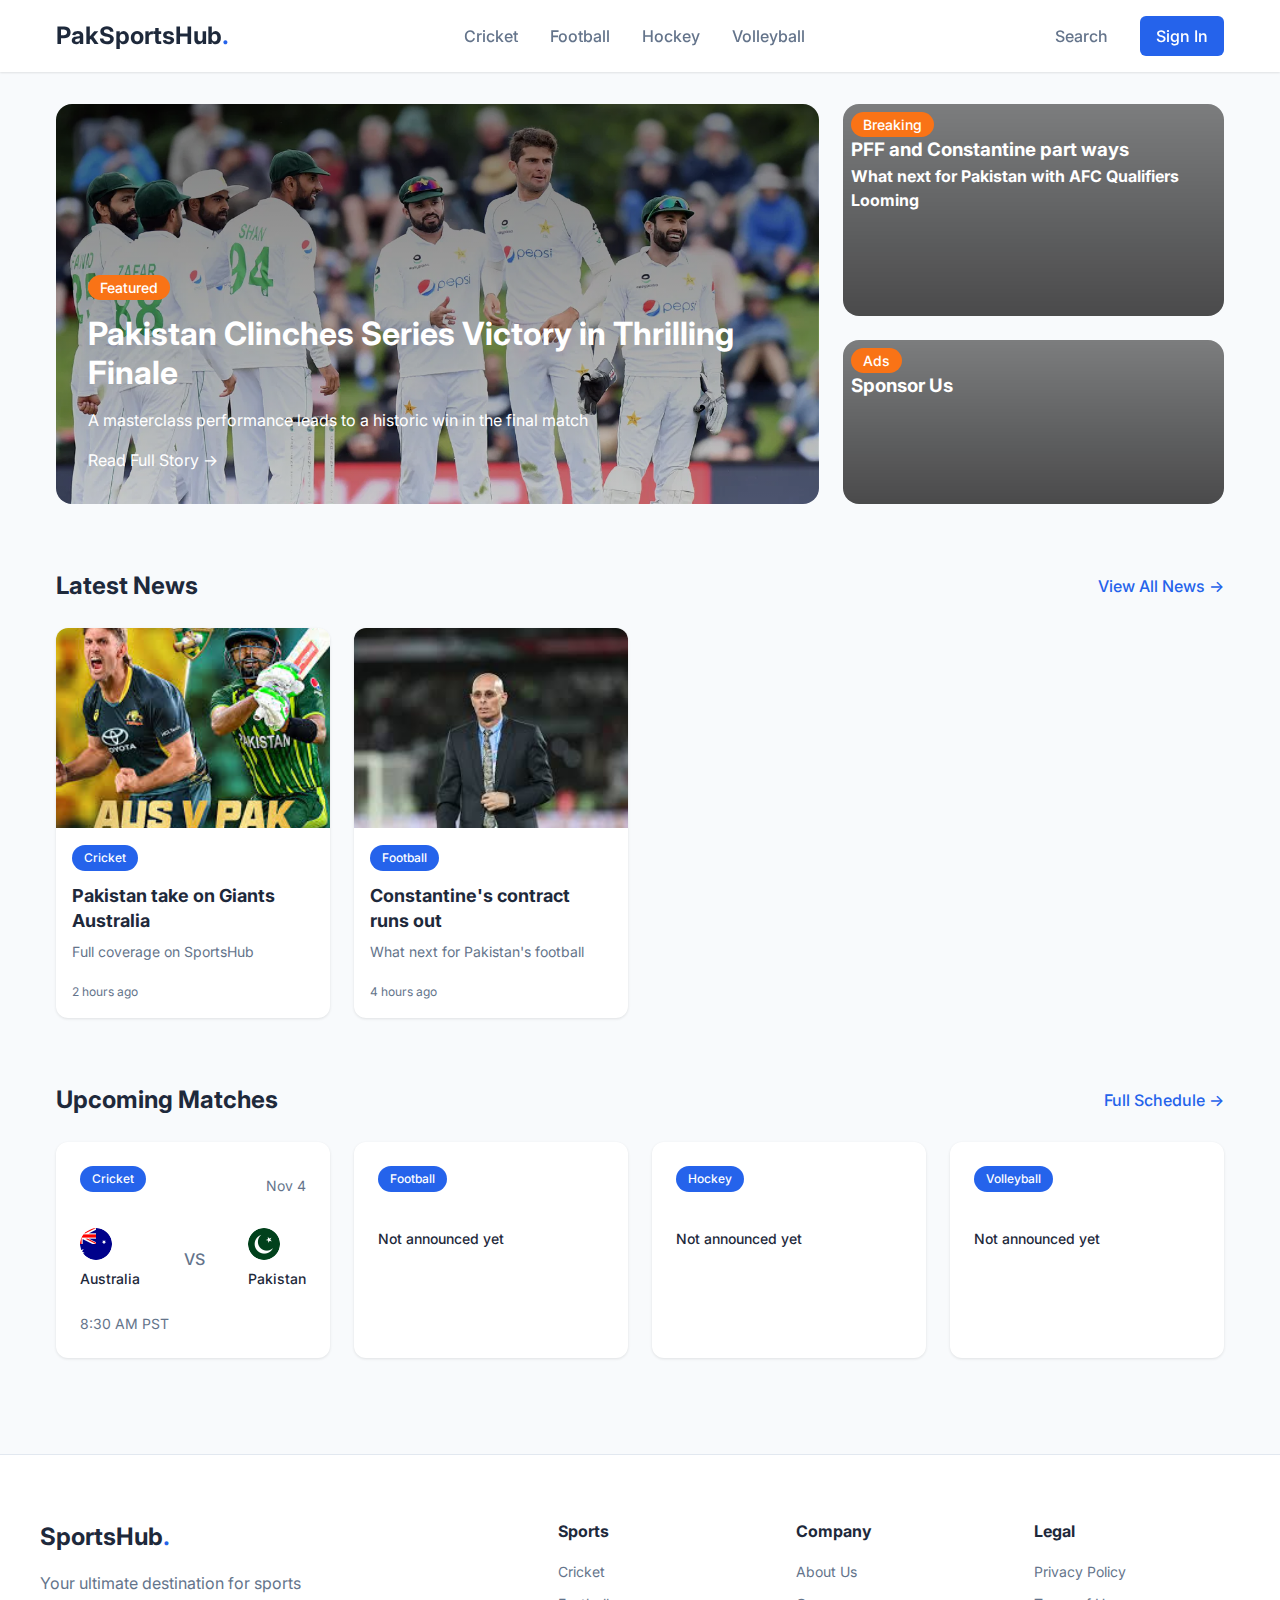
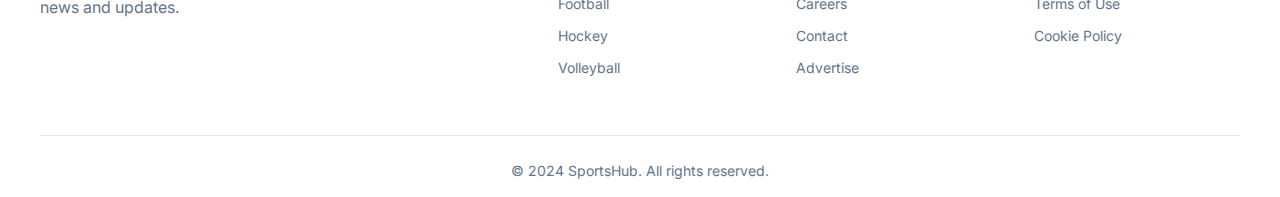
<file: index.html>
<!DOCTYPE html>
<html lang="en">
<head>
    <meta charset="UTF-8">
    <meta name="viewport" content="width=device-width, initial-scale=1.0">
    <title>SportsHub - Your Ultimate Sports Destination</title>
    <link rel="stylesheet" href="styles.css">
    <!-- Add Google Fonts -->
    <link href="https://fonts.googleapis.com/css2?family=Inter:wght@400;500;600;700&display=swap" rel="stylesheet">
</head>
<body>
    <header>
        <nav class="navbar">
            <div class="nav-container">
                <a href="index.html" class="logo">
                    PakSportsHub<span class="logo-dot">.</span>
                </a>
                <ul class="nav-links">
                    <li><a href='cricket.html'>Cricket</a></li>
                    <li><a href="football.html">Football</a></li>
                    <li><a href="hockey.html">Hockey</a></li>
                    <li><a href="volleyball.html">Volleyball</a></li>
                </ul>
                <div class="nav-buttons">
                    <a href="/search" class="search-btn">Search</a>
                    <a href="login.html" class="login-btn">Sign In</a>
                </div>
            </div>
        </nav>
    </header>

    <main>
        <!-- Hero Section -->
        <section class="hero-section">
            <div class="hero-grid">
                <div class="main-feature">
                    <div class="feature-content">
                        <span class="feature-tag">Featured</span>
                        <h1>Pakistan Clinches Series Victory in Thrilling Finale</h1>
                        <p>A masterclass performance leads to a historic win in the final match</p>
                        <a href="#" class="read-more">Read Full Story →</a>
                    </div>
                </div>
                <div class="secondary-features">
                    <div class="feature-card">
                        <span class="feature-tag">Breaking</span>
                        <h3>PFF and Constantine part ways</h3>
                        <h4>What next for Pakistan with AFC Qualifiers Looming</h4>
                    </div>
                    <div class="feature-card">
                        <span class="feature-tag">Ads</span>
                        <h3>Sponsor Us</h3>
                    </div>
                </div>
            </div>
        </section>

        <!-- Latest News Section -->
        <section class="news-section">
            <div class="section-header">
                <h2>Latest News</h2>
                <a href="#" class="view-all">View All News →</a>
            </div>
            <div class="news-grid">
                <article class="news-card">
                    <div class="news-image cricket"></div>
                    <div class="news-content">
                        <span class="sport-tag">Cricket</span>
                        <h3>Pakistan take on Giants Australia</h3>
                        <p>Full coverage on SportsHub</p>
                        <time>2 hours ago</time>
                    </div>
                </article>
                <article class="news-card">
                    <div class="news-image football"></div>
                    <div class="news-content">
                        <span class="sport-tag">Football</span>
                        <h3>Constantine's contract runs out</h3>
                        <p>What next for Pakistan's football</p>
                        <time>4 hours ago</time>
                    </div>
                <!--</article>
                <article class="news-card">
                    <div class="news-image hockey"></div>
                    <div class="news-content">
                        <span class="sport-tag">Hockey</span>
                        <h3>National Championship Highlights</h3>
                        <p>Key moments from the championship matches...</p>
                        <time>6 hours ago</time>
                    </div>
                </article>
                <article class="news-card">
                    <div class="news-image volleyball"></div>
                    <div class="news-content">
                        <span class="sport-tag">Volleyball</span>
                        <h3>International League Final Results</h3>
                        <p>Complete coverage of the championship game...</p>
                        <time>8 hours ago</time>
                    </div>
                </article>-->
            </div>
        </section>

        <!-- Upcoming Matches Section -->
        <section class="matches-section">
            <div class="section-header">
                <h2>Upcoming Matches</h2>
                <a href="#" class="view-all">Full Schedule →</a>
            </div>
            <div class="matches-grid">
                <div class="match-card">
                    <div class="match-header">
                        <span class="sport-tag">Cricket</span>
                        <span class="match-date">Nov 4</span>
                    </div>
                    <div class="teams">
                        <div class="team">
                            <img src="flags\australia.png" alt="AUS" class="team-flag">
                            <span>Australia</span>
                        </div>
                        <span class="vs">VS</span>
                        <div class="team">
                            <img src="flags\pakistan.png" alt="PAK" class="team-flag">
                            <span>Pakistan</span>
                        </div>
                    </div>
                    <div class="match-footer">
                        <span class="match-time">8:30 AM PST</span>
                    </div>
                </div>

                <div class="match-card">
                    <div class="match-header">
                        <span class="sport-tag">Football</span>
                        <span class="match-date"></span>
                    </div>
                    <div class="teams">
                        <div class="team">
                            <!--<img src="" alt="" class="team-flag">*/-->
                            <span>Not announced yet</span>
                        </div>
                        <span class="vs"></span>
                        <div class="team">
                            <!--<img src="" alt="" class="team-flag">-->
                            <span></span>
                        </div>
                    </div>
                    <div class="match-footer">
                        <span class="match-time"></span>
                    </div>
                </div>

                <div class="match-card">
                    <div class="match-header">
                        <span class="sport-tag">Hockey</span>
                        <span class="match-date"></span>
                    </div>
                    <div class="teams">
                        <div class="team">
                            <!--<img src="/api/placeholder/32/32" alt="AUS" class="team-flag">-->
                            <span>Not announced yet</span>
                        </div>
                        <span class="vs"></span>
                        <div class="team">
                            <!--<img src="/api/placeholder/32/32" alt="NED" class="team-flag">-->
                            <span></span>
                        </div>
                    </div>
                    <div class="match-footer">
                        <span class="match-time"></span>
                    </div>
                </div>

                <div class="match-card">
                    <div class="match-header">
                        <span class="sport-tag">Volleyball</span>
                        <span class="match-date"></span>
                    </div>
                    <div class="teams">
                        <div class="team">
                            <!--<img src="/api/placeholder/32/32" alt="BRA" class="team-flag">-->
                            <span>Not announced yet</span>
                        </div>
                        <span class="vs"></span>
                        <div class="team">
                            <!--<img src="/api/placeholder/32/32" alt="POL" class="team-flag">-->
                            <span></span>
                        </div>
                    </div>
                    <div class="match-footer">
                        <span class="match-time"></span>
                    </div>
                </div>
            </div>
        </section>
    </main>

    <footer class="site-footer">
        <div class="footer-content">
            <div class="footer-brand">
                <h3>SportsHub<span class="logo-dot">.</span></h3>
                <p>Your ultimate destination for sports news and updates.</p>
            </div>
            <div class="footer-links">
                <div class="link-column">
                    <h4>Sports</h4>
                    <ul>
                        <li><a href="cricket.html">Cricket</a></li>
                        <li><a href="football.html">Football</a></li>
                        <li><a href="hockey.html">Hockey</a></li>
                        <li><a href="volleyball.html">Volleyball</a></li>
                    </ul>
                </div>
                <div class="link-column">
                    <h4>Company</h4>
                    <ul>
                        <li><a href="#">About Us</a></li>
                        <li><a href="#">Careers</a></li>
                        <li><a href="#">Contact</a></li>
                        <li><a href="#">Advertise</a></li>
                    </ul>
                </div>
                <div class="link-column">
                    <h4>Legal</h4>
                    <ul>
                        <li><a href="#">Privacy Policy</a></li>
                        <li><a href="#">Terms of Use</a></li>
                        <li><a href="#">Cookie Policy</a></li>
                    </ul>
                </div>
            </div>
        </div>
        <div class="footer-bottom">
            <p>&copy; 2024 SportsHub. All rights reserved.</p>
        </div>
    </footer>
</body>
</html
</file>
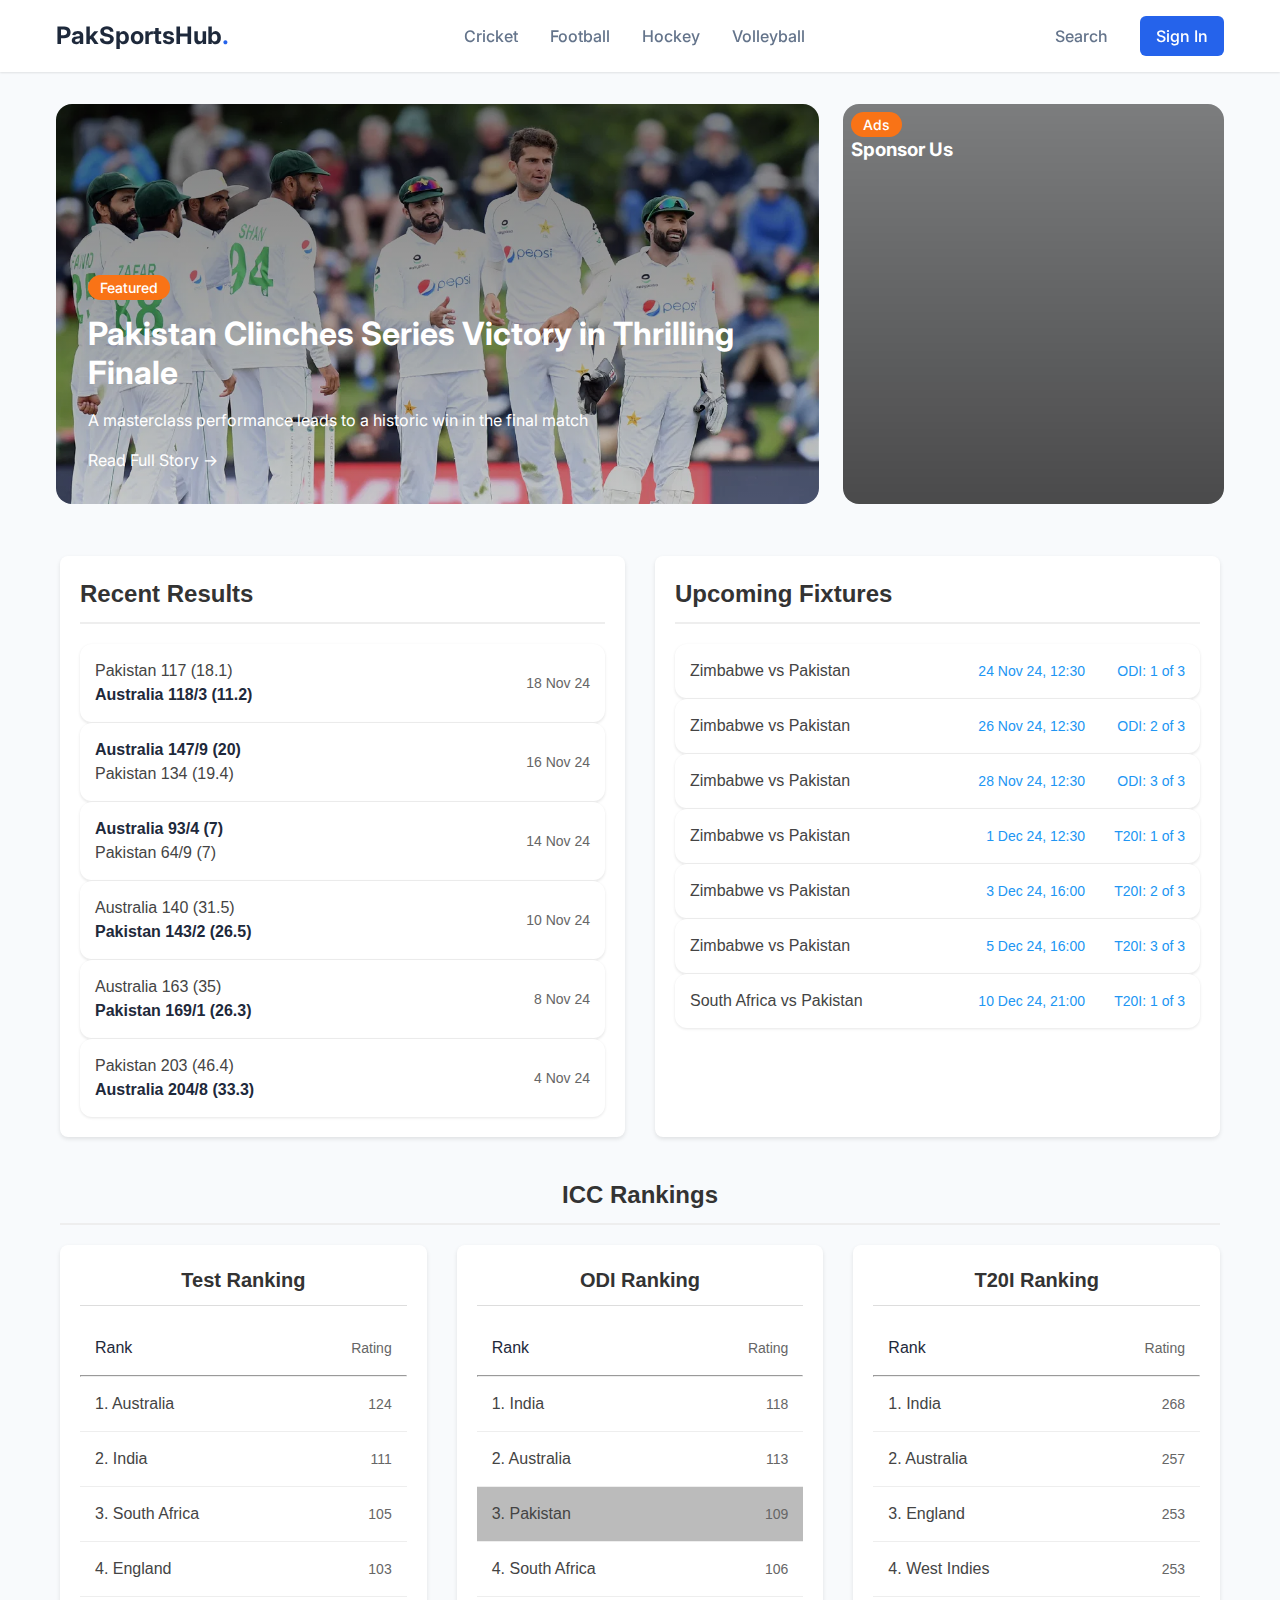
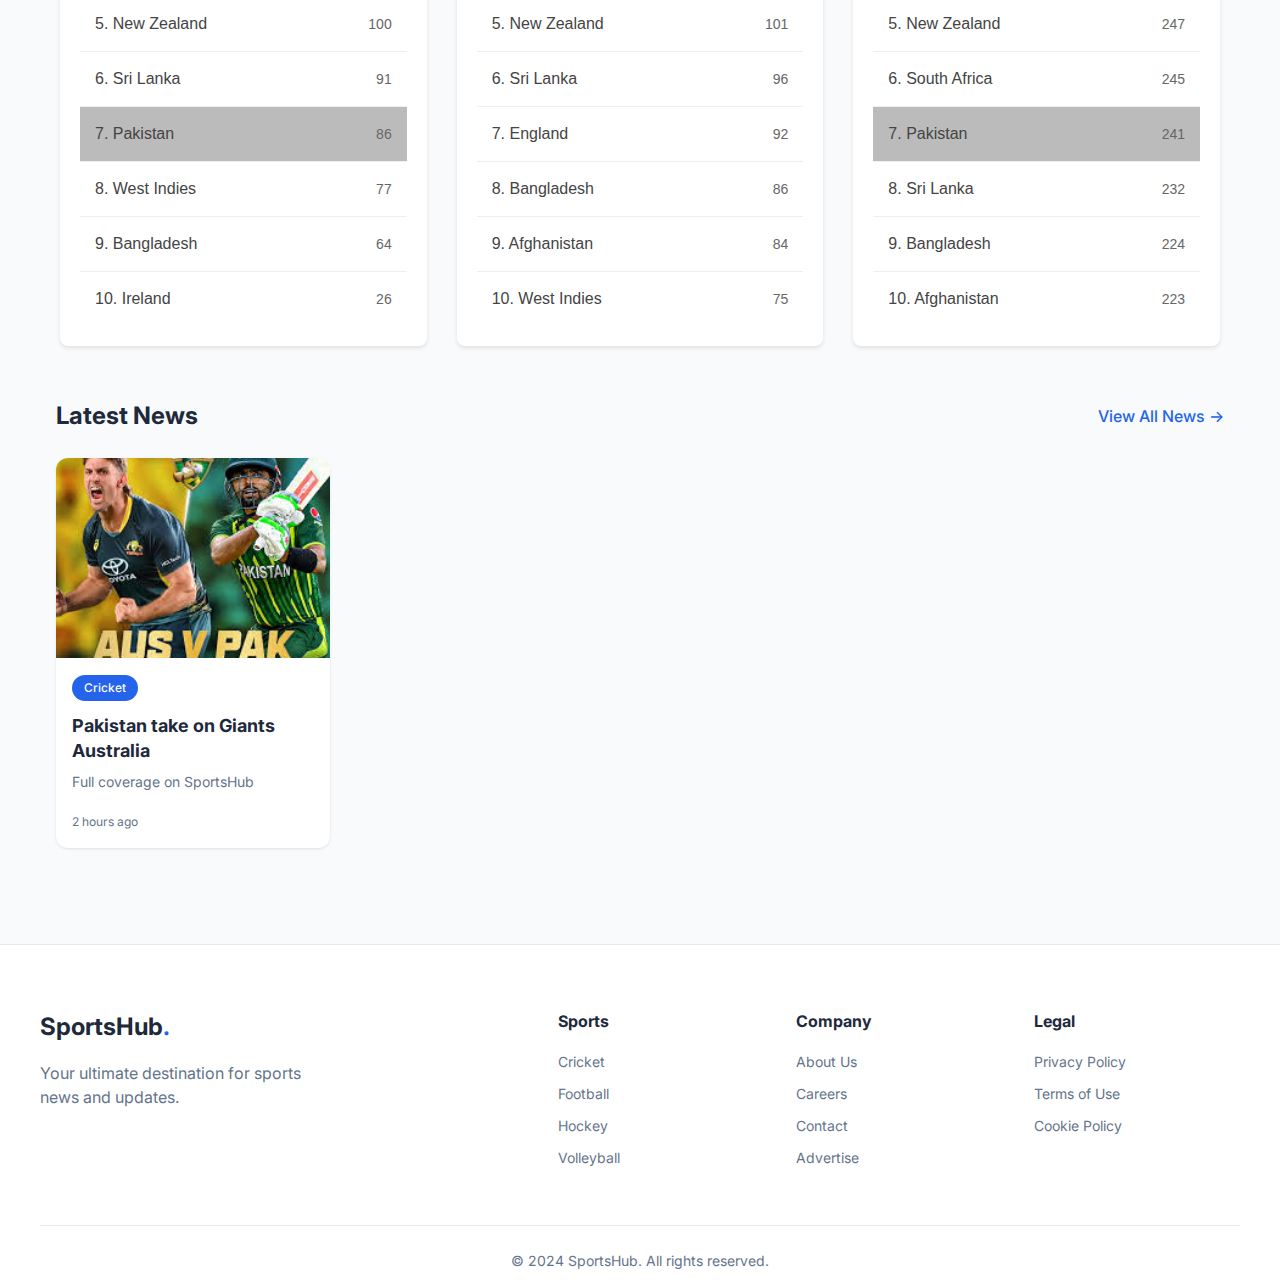
<file: cricket.html>
<!DOCTYPE html>
<html lang="en">
<head>
    <meta charset="UTF-8">
    <meta name="viewport" content="width=device-width, initial-scale=1.0">
    <title>SportsHub - Your Ultimate Sports Destination</title>
    <link rel="stylesheet" href="styles.css">
    <link rel="stylesheet" href="cricket.css">
    <!-- Add Google Fonts -->
    <link href="https://fonts.googleapis.com/css2?family=Inter:wght@400;500;600;700&display=swap" rel="stylesheet">
</head>
<body>
    <header>
        <nav class="navbar">
            <div class="nav-container">
                <a href="index.html" class="logo">
                    PakSportsHub<span class="logo-dot">.</span>
                </a>
                <ul class="nav-links">
                    <li><a href="cricket.html">Cricket</a></li>
                    <li><a href="football.html">Football</a></li>
                    <li><a href="hockey.html">Hockey</a></li>
                    <li><a href="volleyball.html">Volleyball</a></li>
                </ul>
                <div class="nav-buttons">
                    <a href="/search" class="search-btn">Search</a>
                    <a href="login.html" class="login-btn">Sign In</a>
                </div>
            </div>
        </nav>
    </header>

    <main>
        <!-- Hero Section -->
        <section class="hero-section">
            <div class="hero-grid">
                <div class="main-feature">
                    <div class="feature-content">
                        <span class="feature-tag">Featured</span>
                        <h1>Pakistan Clinches Series Victory in Thrilling Finale</h1>
                        <p>A masterclass performance leads to a historic win in the final match</p>
                        <a href="#" class="read-more">Read Full Story →</a>
                    </div>
                </div>
                    <div class="feature-card">
                        <span class="feature-tag">Ads</span>
                        <h3>Sponsor Us </h3>
                    </div>
                </div>
            </div>
        </section>
        
        <div class="results-fixtures">
            <div class="section-container">
                <!-- Results Section -->
                <div class="section">
                    <h2 class="section-title">Recent Results</h2>
                    
                    <div class="match-card result">
                        <div class="team-names">
                            <span class="team">Pakistan 117 (18.1)</span>
                            <strong>Australia 118/3 (11.2)</strong>
                            
                        </div>
                        <div class="match-info">18 Nov 24</div>
                    </div>
                    
                    
                    <div class="match-card result">
                        <div class="team-names">
                            <strong>Australia 147/9 (20)</strong>
                            <span class="team">Pakistan 134 (19.4)</span>
                        </div>
                        <div class="match-info">16 Nov 24</div>
                    </div>
                    



                    <div class="match-card result">
                        <div class="team-names">
                            <strong>Australia 93/4 (7)</strong>
                            <span class="team">Pakistan 64/9 (7)</span>
                        </div>
                        <div class="match-info">14 Nov 24</div>
                    </div>

                    <div class="match-card result">
                        <div class="team-names">
                            <span class="team">Australia 140 (31.5)</span>
                            <strong>Pakistan 143/2 (26.5)</strong>
                        </div>
                        <div class="match-info">10 Nov 24</div>
                    </div>
                    
                    <div class="match-card result">
                        <div class="team-names">
                            <div class="team">Australia 163 (35) </div>
                            <strong>Pakistan 169/1 (26.3)</strong>
                        </div>
                        <div class="match-info">8 Nov 24</div>
                    </div>
        
                    <div class="match-card result">
                        <div class="team-names">
                            <span class="team">Pakistan 203 (46.4)</span>
                            <strong >Australia 204/8 (33.3)</strong>
                        </div>
                        <div class="match-info">4 Nov 24</div>
                    </div>
    
                    
                </div>
        
        
                <!-- Fixtures Section -->
                <div class="section">
                    <h2 class="section-title">Upcoming Fixtures</h2>
                    
        
                    <div class="match-card fixture">
                        <div class="team-names">
                            <span class="team">Zimbabwe vs Pakistan</span>
                        </div>
                        <div class="match-info">24 Nov 24, 12:30</div>
                        <div class="match-info">ODI: 1 of 3</div>
                    </div>
        
                    <div class="match-card fixture">
                        <div class="team-names">
                            <span class="team">Zimbabwe vs Pakistan</span>
                        </div>
                        <div class="match-info">26 Nov 24, 12:30</div>
                        <div class="match-info">ODI: 2 of 3</div>
                    </div>

                    <div class="match-card fixture">
                        <div class="team-names">
                            <span class="team">Zimbabwe vs Pakistan</span>
                        </div>
                        <div class="match-info">28 Nov 24, 12:30</div>
                        <div class="match-info">ODI: 3 of 3</div>
                    </div>

                    <div class="match-card fixture">
                        <div class="team-names">
                            <span class="team">Zimbabwe vs Pakistan</span>
                        </div>
                        <div class="match-info">1 Dec 24, 12:30</div>
                        <div class="match-info">T20I: 1 of 3</div>
                    </div>

                    
                    <div class="match-card fixture">
                        <div class="team-names">
                            <span class="team">Zimbabwe vs Pakistan</span>
                        </div>
                        <div class="match-info">3 Dec 24, 16:00</div>
                        <div class="match-info">T20I: 2 of 3</div>
                    </div>
        
                    <div class="match-card fixture">
                        <div class="team-names">
                            <span class="team">Zimbabwe vs Pakistan</span>
                        </div>
                        <div class="match-info">5 Dec 24, 16:00</div>
                        <div class="match-info">T20I: 3 of 3</div>
                    </div>
        
                    <div class="match-card fixture">
                        <div class="team-names">
                            <span class="team"> South Africa vs Pakistan</span>
                        </div>
                        <div class="match-info">10 Dec 24, 21:00</div>
                        <div class="match-info">T20I: 1 of 3</div>
                    </div>
    
                </div>
            </div>
        </div>
        

    <section class="cricket-rankings">
        <h2 class="cricket-title">ICC Rankings</h2>
        <div class="cricket-container">
    
            <!-- Test Ranking -->
            <div class="cricket-section">
                <h3 class="cricket-section-title">Test Ranking</h3>
                <div class="head">
                    <div class="rank">Rank </div>
                    <div class="rating"> Rating </div>
                </div>
                <hr>
                <div class="cricket-card">
                    <div class="cricket-team-names">
                        <span class="cricket-team">1. Australia</span>
                        
                    </div>
                    <div class="cricket-info">124</div>
        
                </div>
                <div class="cricket-card">
                    <div class="cricket-team-names">
                        <span class="cricket-team">2. India</span>
                        
                    </div>
                    <div class="cricket-info">111</div>
                   
                </div>

                <div class="cricket-card">
                    <div class="cricket-team-names">
                        <span class="cricket-team">3. South Africa</span>
                        
                    </div>
                    <div class="cricket-info">105</div>
                   
                </div>

                <div class="cricket-card">
                    <div class="cricket-team-names">
                        <span class="cricket-team">4. England</span>
                        
                    </div>
                    <div class="cricket-info">103</div>
                    
                </div>

                <div class="cricket-card">
                    <div class="cricket-team-names">
                        <span class="cricket-team">5. New Zealand</span>
                        
                    </div>
                    <div class="cricket-info">100</div>
            
                </div>

                <div class="cricket-card">
                    <div class="cricket-team-names">
                        <span class="cricket-team">6. Sri Lanka</span>
                        
                    </div>
                    <div class="cricket-info">91</div>
                </div>

                <div class="cricket-card" id="pak" >
                    <div class="cricket-team-names" >
                        <span class="cricket-team">7. Pakistan</span>
                        
                    </div>
                    <div class="cricket-info">86</div>
                    
                </div>

                <div class="cricket-card">
                    <div class="cricket-team-names">
                        <span class="cricket-team">8. West Indies</span>
                        
                    </div>
                    <div class="cricket-info">77</div>
                </div>


                <div class="cricket-card">
                    <div class="cricket-team-names">
                        <span class="cricket-team">9. Bangladesh</span>
    
                    </div>
                    <div class="cricket-info">64</div>
                </div>
                
                <div class="cricket-card">
                    <div class="cricket-team-names">
                        <span class="cricket-team">10. Ireland </span>
    
                    </div>
                    <div class="cricket-info">26</div>
                </div>


                <!-- Add more rankings as needed -->
            </div>
    
            <!-- ODI Ranking -->
            <div class="cricket-section">
                <h3 class="cricket-section-title">ODI Ranking</h3>
                <div class="head">
                    <div class="rank">Rank </div>
                    <div class="rating"> Rating </div>
                </div>
                <hr>
                <div class="cricket-card">
                    <div class="cricket-team-names">
                        <span class="cricket-team">1. India</span>
                        
                    </div>
                    <div class="cricket-info">118</div>
        
                </div>
                <div class="cricket-card">
                    <div class="cricket-team-names">
                        <span class="cricket-team">2. Australia</span>
                        
                    </div>
                    <div class="cricket-info">113</div>
                   
                </div>

                <div class="cricket-card" id="pak">
                    <div class="cricket-team-names">
                        <span class="cricket-team" >3. Pakistan</span>
                        
                    </div>
                    <div class="cricket-info">109</div>
                   
                </div>

                <div class="cricket-card">
                    <div class="cricket-team-names">
                        <span class="cricket-team">4. South Africa</span>
                        
                    </div>
                    <div class="cricket-info">106</div>
                    
                </div>

                <div class="cricket-card">
                    <div class="cricket-team-names">
                        <span class="cricket-team">5. New Zealand</span>
                        
                    </div>
                    <div class="cricket-info">101</div>
            
                </div>

                <div class="cricket-card">
                    <div class="cricket-team-names">
                        <span class="cricket-team">6. Sri Lanka</span>
                        
                    </div>
                    <div class="cricket-info">96</div>
                </div>

                <div class="cricket-card" >
                    <div class="cricket-team-names" >
                        <span class="cricket-team">7. England</span>
                        
                    </div>
                    <div class="cricket-info">92</div>
                    
                </div>

                <div class="cricket-card">
                    <div class="cricket-team-names">
                        <span class="cricket-team">8. Bangladesh</span>
                        
                    </div>
                    <div class="cricket-info">86</div>
                </div>


                <div class="cricket-card">
                    <div class="cricket-team-names">
                        <span class="cricket-team">9. Afghanistan</span>
    
                    </div>
                    <div class="cricket-info">84</div>
                </div>
                
                <div class="cricket-card">
                    <div class="cricket-team-names">
                        <span class="cricket-team">10. West Indies </span>
    
                    </div>
                    <div class="cricket-info">75</div>
                </div>


                <!-- Add more rankings as needed -->
            </div>
    
            <!-- T20I Ranking -->
            <div class="cricket-section">
                <h3 class="cricket-section-title">T20I Ranking</h3>
                <div class="head">
                    <div class="rank">Rank </div>
                    <div class="rating"> Rating </div>
                </div>
                <hr>
                <div class="cricket-card">
                    <div class="cricket-team-names">
                        <span class="cricket-team">1. India</span>
                        
                    </div>
                    <div class="cricket-info">268</div>
        
                </div>
                <div class="cricket-card">
                    <div class="cricket-team-names">
                        <span class="cricket-team">2. Australia </span>
                        
                    </div>
                    <div class="cricket-info">257</div>
                   
                </div>

                <div class="cricket-card">
                    <div class="cricket-team-names">
                        <span class="cricket-team">3. England</span>
                        
                    </div>
                    <div class="cricket-info">253</div>
                   
                </div>

                <div class="cricket-card">
                    <div class="cricket-team-names">
                        <span class="cricket-team">4. West Indies </span>
                        
                    </div>
                    <div class="cricket-info">253</div>
                    
                </div>

                <div class="cricket-card">
                    <div class="cricket-team-names">
                        <span class="cricket-team">5. New Zealand</span>
                        
                    </div>
                    <div class="cricket-info">247</div>
            
                </div>

                <div class="cricket-card">
                    <div class="cricket-team-names">
                        <span class="cricket-team">6. South Africa</span>
                        
                    </div>
                    <div class="cricket-info">245</div>
                </div>

                <div class="cricket-card" id="pak" >
                    <div class="cricket-team-names" >
                        <span class="cricket-team">7. Pakistan</span>
                        
                    </div>
                    <div class="cricket-info">241</div>
                    
                </div>

                <div class="cricket-card">
                    <div class="cricket-team-names">
                        <span class="cricket-team">8. Sri Lanka</span>
                        
                    </div>
                    <div class="cricket-info">232</div>
                </div>


                <div class="cricket-card">
                    <div class="cricket-team-names">
                        <span class="cricket-team">9. Bangladesh</span>
    
                    </div>
                    <div class="cricket-info">224</div>
                </div>
                
                <div class="cricket-card">
                    <div class="cricket-team-names">
                        <span class="cricket-team">10. Afghanistan</span>
    
                    </div>
                    <div class="cricket-info">223</div>
                </div>


                <!-- Add more rankings as needed -->
            </div>
    
        </div>
    </section>
    
        
        

        <!-- Latest News Section -->
        <section class="news-section">
            <div class="section-header">
                <h2>Latest News</h2>
                <a href="#" class="view-all">View All News →</a>
            </div>
            <div class="news-grid">
                <article class="news-card">
                    <div class="news-image cricket"></div>
                    <div class="news-content">
                        <span class="sport-tag">Cricket</span>
                        <h3>Pakistan take on Giants Australia</h3>
                        <p>Full coverage on SportsHub</p>
                        <time>2 hours ago</time>
                    </div>
                </article>
                
            </div>
        </section>
    </main>

    <footer class="site-footer">
        <div class="footer-content">
            <div class="footer-brand">
                <h3>SportsHub<span class="logo-dot">.</span></h3>
                <p>Your ultimate destination for sports news and updates.</p>
            </div>
            <div class="footer-links">
                <div class="link-column">
                    <h4>Sports</h4>
                    <ul>
                        <li><a href="cricket.html">Cricket</a></li>
                        <li><a href="football.html">Football</a></li>
                        <li><a href="hockey.html">Hockey</a></li>
                        <li><a href="volleyball.html">Volleyball</a></li>
                    </ul>
                </div>
                <div class="link-column">
                    <h4>Company</h4>
                    <ul>
                        <li><a href="#">About Us</a></li>
                        <li><a href="#">Careers</a></li>
                        <li><a href="#">Contact</a></li>
                        <li><a href="#">Advertise</a></li>
                    </ul>
                </div>
                <div class="link-column">
                    <h4>Legal</h4>
                    <ul>
                        <li><a href="#">Privacy Policy</a></li>
                        <li><a href="#">Terms of Use</a></li>
                        <li><a href="#">Cookie Policy</a></li>
                    </ul>
                </div>
            </div>
        </div>
        <div class="footer-bottom">
            <p>&copy; 2024 SportsHub. All rights reserved.</p>
        </div>
    </footer>
</body>
</html
</file>
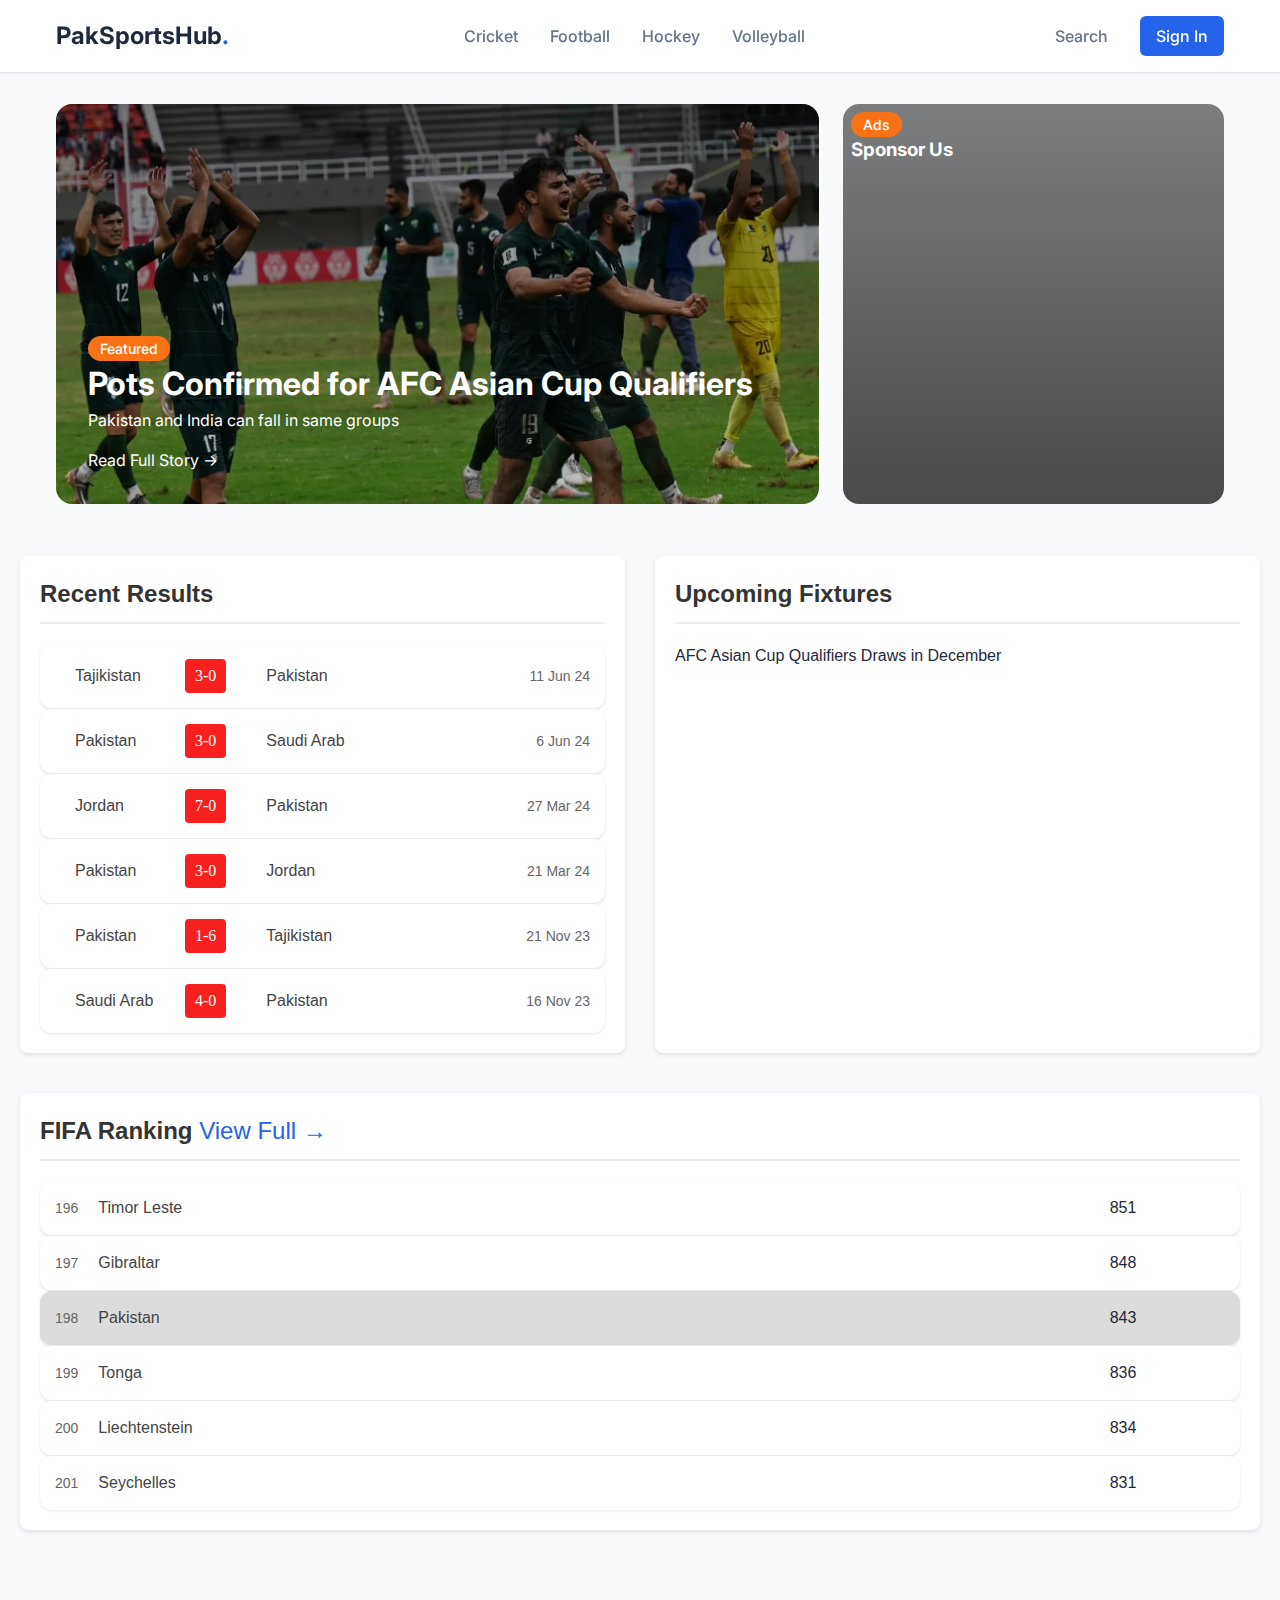
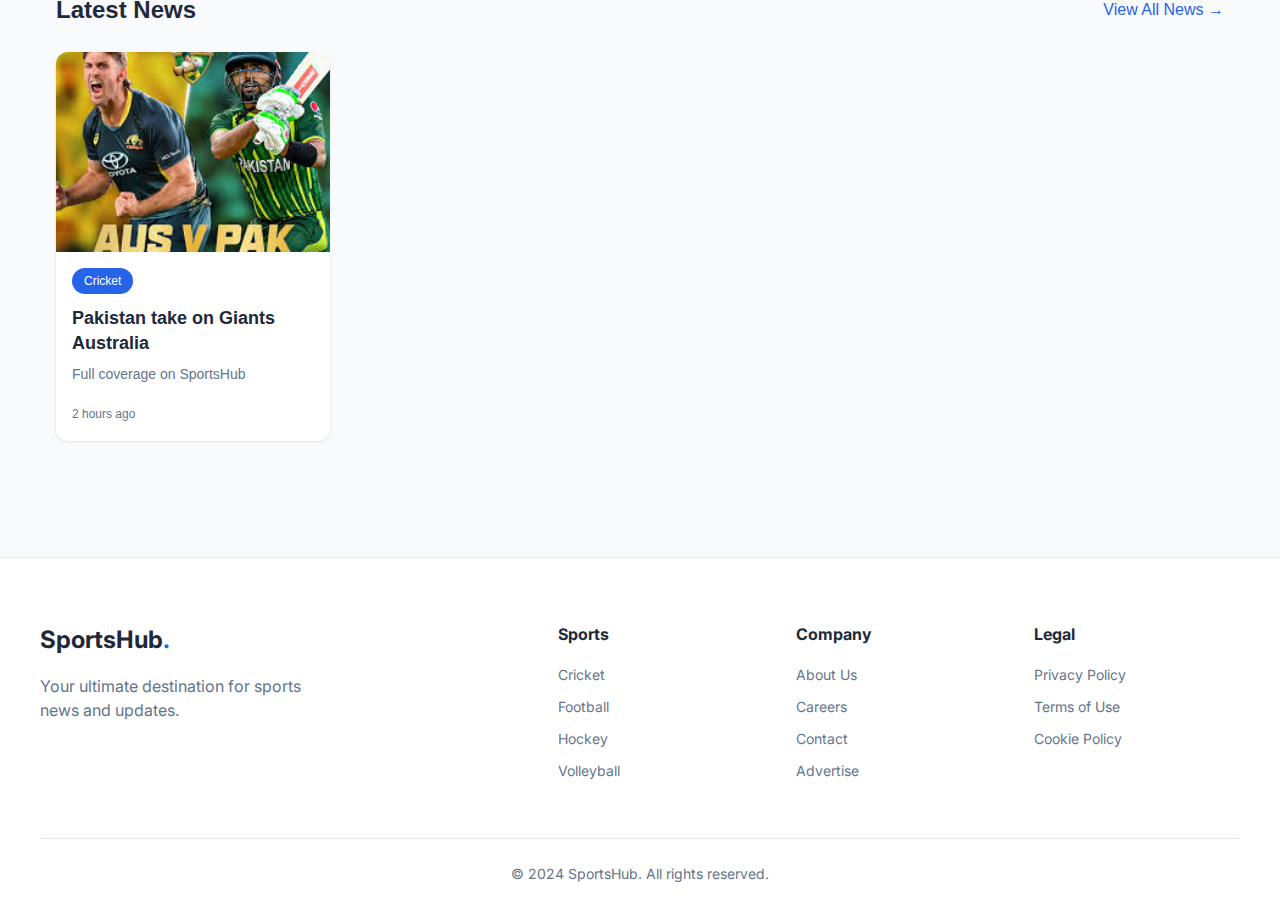
<file: football.html>
<!DOCTYPE html>
<html lang="en">
<head>
    <meta charset="UTF-8">
    <meta name="viewport" content="width=device-width, initial-scale=1.0">
    <title>SportsHub - Your Ultimate Sports Destination</title>
    <link rel="stylesheet" href="styles.css">
    <link rel="stylesheet" href="football.css">

    <!-- Add Google Fonts -->
    <link href="https://fonts.googleapis.com/css2?family=Inter:wght@400;500;600;700&display=swap" rel="stylesheet">
</head>
<body>
    <header>
        <nav class="navbar">
            <div class="nav-container">
                <a href="index.html" class="logo">
                    PakSportsHub<span class="logo-dot">.</span>
                </a>
                <ul class="nav-links">
                    <li><a href="cricket.html">Cricket</a></li>
                    <li><a href="football.html">Football</a></li>
                    <li><a href="hockey.html">Hockey</a></li>
                    <li><a href="volleyball.html">Volleyball</a></li>
                </ul>
                <div class="nav-buttons">
                    <a href="/search" class="search-btn">Search</a>
                    <a href="login.html" class="login-btn">Sign In</a>
                </div>
            </div>
        </nav>
    </header>

    <main>
        <!-- Hero Section -->
        <section class="hero-section">
            <div class="hero-grid">
                <div class="main-feature1">
                    <div class="feature-content">
                        <span class="feature-tag">Featured</span>
                        <h1>Pots Confirmed for AFC Asian Cup Qualifiers</h1>
                        <p>Pakistan and India can fall in same groups</p>
                        <a href="#" class="read-more">Read Full Story →</a>
                    </div>
                </div>

                <div class="secondary-features">
                <div class="feature-card">
                    <span class="feature-tag">Ads</span>
                    <h3>Sponsor Us</h3>
                    <h4></h4>
                </div>
               <!-- <div class="feature-card">
                    <span class="feature-tag">Live</span>
                    <h3>None </h3>
                </div>-->
            </div>
                </div>
            </div>
            </div>
        </section>

        

        <div class="results-fixtures">
            <div class="section-container">
                <!-- Results Section -->
                <div class="section">
                    <h2 class="section-title">Recent Results</h2>
                    
                    <div class="match-card result" background-color="red">
                        <div class="team-names">
                            <span class="team">Tajikistan</span>
                            <span class="pakloss" >3-0</span>
                            <span class="team">Pakistan</span>
                        </div>
                        <div class="match-info">11 Jun 24</div>
                    </div>
        
                    <div class="match-card result">
                        <div class="team-names">
                            <span class="team">Pakistan</span>
                            <span class="pakloss">3-0</span>
                            <span class="team">Saudi Arab</span>
                        </div>
                        <div class="match-info">6 Jun 24</div>
                    </div>
        
                    <div class="match-card result">
                        <div class="team-names">
                            <span class="team">Jordan</span>
                            <span class="pakloss">7-0</span>
                            <span class="team">Pakistan</span>
                        </div>
                        <div class="match-info">27 Mar 24</div>
                    </div>
        
                    <div class="match-card result">
                        <div class="team-names">
                            <span class="team">Pakistan</span>
                            <span class="pakloss">3-0</span>
                            <span class="team">Jordan</span>
                        </div>
                        <div class="match-info">21 Mar 24</div>
                    </div>
        
                    <div class="match-card result">
                        <div class="team-names">
                            <span class="team">Pakistan</span>
                            <span class="pakloss">1-6</span>
                            <span class="team">Tajikistan</span>
                        </div>
                        <div class="match-info">21 Nov 23</div>
                    </div>
        
                    <div class="match-card result">
                        <div class="team-names">
                            <span class="team">Saudi Arab</span>
                            <span class="pakloss">4-0</span>
                            <span class="team">Pakistan</span>
                        </div>
                        <div class="match-info">16 Nov 23</div>
                    </div>
                </div>
        
        
                <!-- Fixtures Section -->
                <div class="section">
                    <h2 class="section-title">Upcoming Fixtures</h2>
                    <div>AFC Asian Cup Qualifiers Draws in December </div>
                    
                    <!--<div class="match-card fixture">
                        <div class="team-names">
                            <span class="team">Liverpool</span>
                            <span class="team">Arsenal</span>
                        </div>
                        <div class="match-info">4 Nov, 17:30</div>
                    </div>
        
                    <div class="match-card fixture">
                        <div class="team-names">
                            <span class="team">Man City</span>
                            <span class="team">Tottenham</span>
                        </div>
                        <div class="match-info">7 Nov, 20:00</div>
                    </div>
        
                    <div class="match-card fixture">
                        <div class="team-names">
                            <span class="team">Newcastle</span>
                            <span class="team">Chelsea</span>
                        </div>
                        <div class="match-info">11 Nov, 15:00</div>
                    </div>
        
                    <div class="match-card fixture">
                        <div class="team-names">
                            <span class="team">Brighton</span>
                            <span class="team">Man United</span>
                        </div>
                        <div class="match-info">14 Nov, 19:45</div>
                    </div>
        
                    <div class="match-card fixture">
                        <div class="team-names">
                            <span class="team">Palace</span>
                            <span class="team">West Ham</span>
                        </div>
                        <div class="match-info">18 Nov, 16:30</div>
                    </div>
        
                    <div class="match-card fixture">
                        <div class="team-names">
                            <span class="team">Everton</span>
                            <span class="team">Aston Villa</span>
                        </div>
                        <div class="match-info">21 Nov, 20:00</div>
                    </div>-->
                </div>
            </div>
        </div>

        <div class="results-fixtures">
            <div class="section-container">
                <!-- Results Section -->
                <div class="section">
                    <h2 class="section-title">FIFA Ranking
                        <a target="_blank" href="https://inside.fifa.com/fifa-world-ranking/men" class="view-all">View Full →</a>
                    </h2>
                    
                    <div class="match-card result">
                        <div class="match-info">196</div>
                        <div class="team-names">
                            <span class="team">Timor Leste</span>  
                            <span class="points">851</span>   
                        </div>
                        
                    </div>
        
                    <div class="match-card result">
                        <div class="match-info">197</div>
                        <div class="team-names">
                            <span class="team">Gibraltar</span> 
                            <span class="points">848</span>   
                        </div>
                        
                    </div>

                    <div class="match-card result" style="background-color: gainsboro;">
                        <div class="match-info">198</div>
                        <div class="team-names">
                            <span class="team">Pakistan</span> 
                            <span class="points">843</span>    
                        </div>
                        
                    </div>
        
                    <div class="match-card result">
                        <div class="match-info">199</div>
                        <div class="team-names">
                            <span class="team">Tonga</span>  
                            <span class="points">836</span>   
                        </div>
                        
                    </div>
        
                    <div class="match-card result">
                        <div class="match-info">200</div>
                        <div class="team-names">
                            <span class="team">Liechtenstein</span> 
                            <span class="points">834</span>    
                        </div>
                        
                    </div>
        
                    <div class="match-card result">
                        <div class="match-info">201</div>
                        <div class="team-names">
                            <span class="team">Seychelles</span>  
                            <span class="points">831</span>   
                        </div>
                        
                    </div>
                </div>

        <!-- Latest News Section -->
        <section class="news-section">
            <div class="section-header">
                <h2>Latest News</h2>
                <a href="#" class="view-all">View All News →</a>
            </div>
            <div class="news-grid">
                <article class="news-card">
                    <div class="news-image cricket"></div>
                    <div class="news-content">
                        <span class="sport-tag">Cricket</span>
                        <h3>Pakistan take on Giants Australia</h3>
                        <p>Full coverage on SportsHub</p>
                        <time>2 hours ago</time>
                    </div>
                </article>
                
            </div>
        </section>
        
            
    </main>

    <footer class="site-footer">
        <div class="footer-content">
            <div class="footer-brand">
                <h3>SportsHub<span class="logo-dot">.</span></h3>
                <p>Your ultimate destination for sports news and updates.</p>
            </div>
            <div class="footer-links">
                <div class="link-column">
                    <h4>Sports</h4>
                    <ul>
                        <li><a href="cricket.html">Cricket</a></li>
                        <li><a href="football.html">Football</a></li>
                        <li><a href="hockey.html">Hockey</a></li>
                        <li><a href="volleyball.html">Volleyball</a></li>
                    </ul>
                </div>
                <div class="link-column">
                    <h4>Company</h4>
                    <ul>
                        <li><a href="#">About Us</a></li>
                        <li><a href="#">Careers</a></li>
                        <li><a href="#">Contact</a></li>
                        <li><a href="#">Advertise</a></li>
                    </ul>
                </div>
                <div class="link-column">
                    <h4>Legal</h4>
                    <ul>
                        <li><a href="#">Privacy Policy</a></li>
                        <li><a href="#">Terms of Use</a></li>
                        <li><a href="#">Cookie Policy</a></li>
                    </ul>
                </div>
            </div>
        </div>
        <div class="footer-bottom">
            <p>&copy; 2024 SportsHub. All rights reserved.</p>
        </div>
    </footer>
</body>
</html
</file>
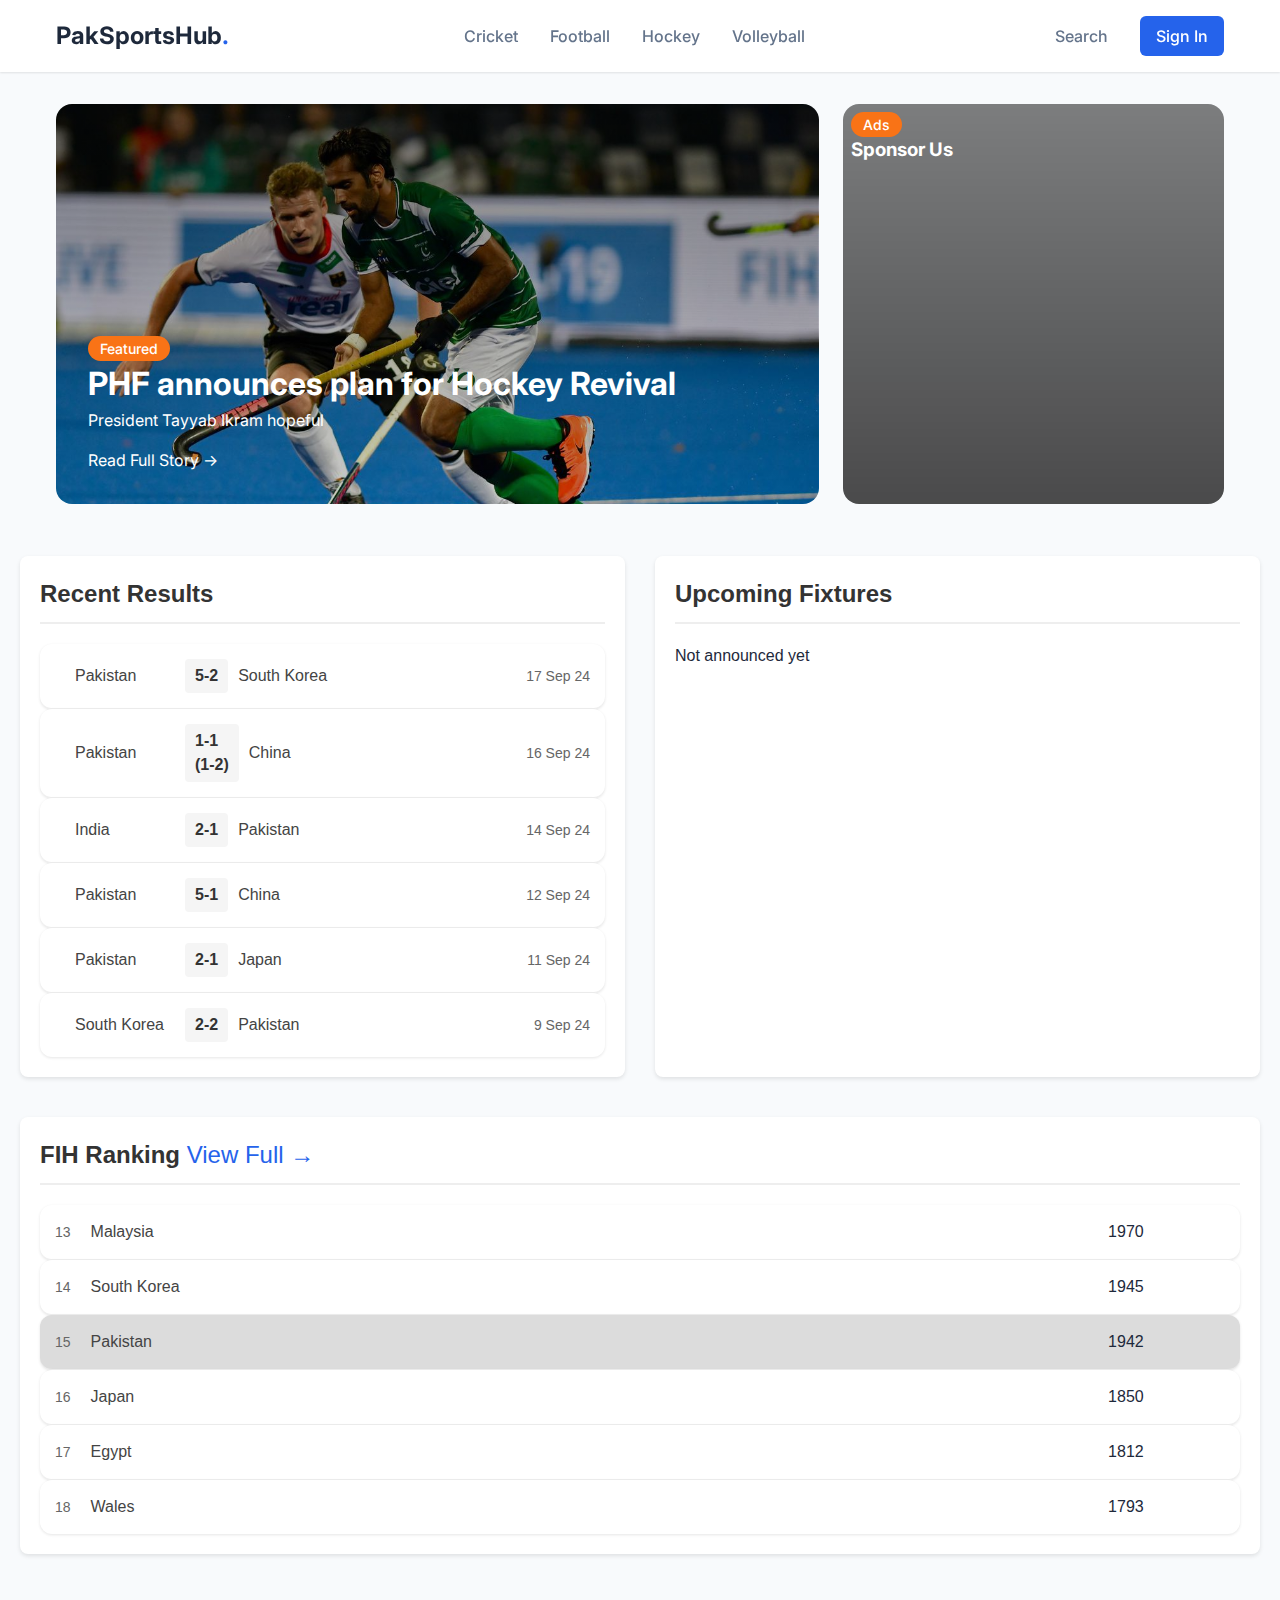
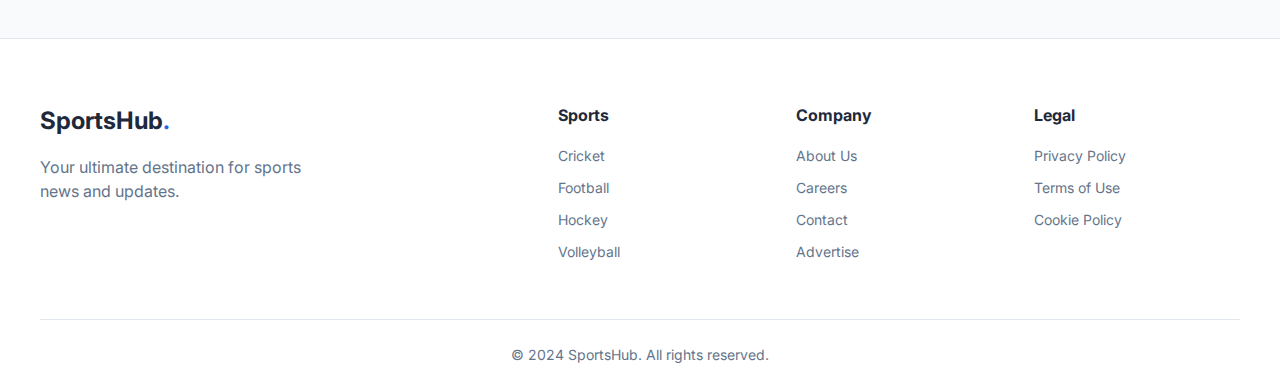
<file: hockey.html>
<!DOCTYPE html>
<html lang="en">
<head>
    <meta charset="UTF-8">
    <meta name="viewport" content="width=device-width, initial-scale=1.0">
    <title>SportsHub - Your Ultimate Sports Destination</title>
    <link rel="stylesheet" href="styles.css">
    <link rel="stylesheet" href="football.css">

    <!-- Add Google Fonts -->
    <link href="https://fonts.googleapis.com/css2?family=Inter:wght@400;500;600;700&display=swap" rel="stylesheet">
</head>
<body>
    <header>
        <nav class="navbar">
            <div class="nav-container">
                <a href="index.html" class="logo">
                    PakSportsHub<span class="logo-dot">.</span>
                </a>
                <ul class="nav-links">
                    <li><a href="cricket.html">Cricket</a></li>
                    <li><a href="football.html">Football</a></li>
                    <li><a href="hockey.html">Hockey</a></li>
                    <li><a href="volleyball.html">Volleyball</a></li>
                </ul>
                <div class="nav-buttons">
                    <a href="/search" class="search-btn">Search</a>
                    <a href="login.html" class="login-btn">Sign In</a>
                </div>
            </div>
        </nav>
    </header>

    <main>
        <!-- Hero Section -->
        <section class="hero-section">
            <div class="hero-grid">
                <div class="main-feature2">
                    <div class="feature-content">
                        <span class="feature-tag">Featured</span>
                        <h1>PHF announces plan for Hockey Revival</h1> 
                        <p>President Tayyab Ikram hopeful </p>
                        <a target="_blank" href="https://tribune.com.pk/story/2510343/fih-president-tayyab-ikram-announces-plans-for-pakistan-hockey-revival" class="read-more">Read Full Story →</a>
                    </div>
                </div>
                    <div class="feature-card">
                        <span class="feature-tag">Ads
                        </span>
                        <h3>Sponsor Us</h3>
                    </div>
                </div>
            </div>
        </section>

        

        <div class="results-fixtures">
            <div class="section-container">
                <!-- Results Section -->
                <div class="section">
                    <h2 class="section-title">Recent Results</h2>
                    
                    <div class="match-card result">
                        <div class="team-names">
                            <span class="team">Pakistan</span>
                            <span class="score away-win" >5-2</span>
                            <span class="team">South Korea </span>
                        </div>
                        <div class="match-info">17 Sep 24</div>
                    </div>
        
                    <div class="match-card result">
                        <div class="team-names">
                            <span class="team">Pakistan</span>
                            <span class="score home-win">1-1<br> (1-2)</span>
                            <span class="team">China</span>
                        </div>
                        <div class="match-info">16 Sep 24</div>
                    </div>
        
                    <div class="match-card result">
                        <div class="team-names">
                            <span class="team">India</span>
                            <span class="score away-win">2-1</span>
                            <span class="team">Pakistan</span>
                        </div>
                        <div class="match-info">14 Sep 24</div>
                    </div>
        
                    <div class="match-card result">
                        <div class="team-names">
                            <span class="team">Pakistan</span>
                            <span class="score home-win">5-1</span>
                            <span class="team">China</span>
                        </div>
                        <div class="match-info">12 Sep 24</div>
                    </div>
        
                    <div class="match-card result">
                        <div class="team-names">
                            <span class="team">Pakistan</span>
                            <span class="score away-win">2-1</span>
                            <span class="team">Japan</span>
                        </div>
                        <div class="match-info">11 Sep 24</div>
                    </div>
        
                    <div class="match-card result">
                        <div class="team-names">
                            <span class="team">South Korea</span>
                            <span class="score away-win">2-2</span>
                            <span class="team">Pakistan</span>
                        </div>
                        <div class="match-info">9 Sep 24</div>
                    </div>
                </div>
        
        
                <!-- Fixtures Section -->
                <div class="section">
                    <h2 class="section-title">Upcoming Fixtures</h2>
                    <div>Not announced yet </div>
                    
                    <!--<div class="match-card fixture">
                        <div class="team-names">
                            <span class="team">Liverpool</span>
                            <span class="team">Arsenal</span>
                        </div>
                        <div class="match-info">4 Nov, 17:30</div>
                    </div>
        
                    <div class="match-card fixture">
                        <div class="team-names">
                            <span class="team">Man City</span>
                            <span class="team">Tottenham</span>
                        </div>
                        <div class="match-info">7 Nov, 20:00</div>
                    </div>
        
                    <div class="match-card fixture">
                        <div class="team-names">
                            <span class="team">Newcastle</span>
                            <span class="team">Chelsea</span>
                        </div>
                        <div class="match-info">11 Nov, 15:00</div>
                    </div>
        
                    <div class="match-card fixture">
                        <div class="team-names">
                            <span class="team">Brighton</span>
                            <span class="team">Man United</span>
                        </div>
                        <div class="match-info">14 Nov, 19:45</div>
                    </div>
        
                    <div class="match-card fixture">
                        <div class="team-names">
                            <span class="team">Palace</span>
                            <span class="team">West Ham</span>
                        </div>
                        <div class="match-info">18 Nov, 16:30</div>
                    </div>
        
                    <div class="match-card fixture">
                        <div class="team-names">
                            <span class="team">Everton</span>
                            <span class="team">Aston Villa</span>
                        </div>
                        <div class="match-info">21 Nov, 20:00</div>
                    </div>-->
                </div>
            </div>
        </div>

        <div class="results-fixtures">
            <div class="section-container">
                <!-- Results Section -->
                <div class="section">
                    <h2 class="section-title">FIH Ranking
                    <a href="" class="view-all">View Full →</a>
                    </h2>
                    <div class="match-card result">
                        <div class="match-info">13</div>
                        <div class="team-names">
                            <span class="team">Malaysia</span> 
                            <span class="points">1970</span>    
                        </div>
                        
                    </div>
        
                    <div class="match-card result">
                        <div class="match-info">14</div>
                        <div class="team-names">
                            <span class="team">South Korea</span> 
                            <span class="points">1945</span>    
                        </div>
                        
                    </div>

                    <div class="match-card result" style="background-color: gainsboro;">
                        <div class="match-info">15</div>
                        <div class="team-names">
                            <span class="team">Pakistan</span>
                            <span class="points">1942</span>

                        </div>
                        
                    </div>
        
                    <div class="match-card result">
                        <div class="match-info">16</div>
                        <div class="team-names">
                            <span class="team">Japan</span>  
                            <span class="points">1850</span>
                              
                        </div>
                        
                    </div>
        
                    <div class="match-card result">
                        <div class="match-info">17</div>
                        <div class="team-names">
                            <span class="team">Egypt</span> 
                            <span class="points">1812</span>   
                        </div>
                        
                    </div>
        
                    <div class="match-card result">
                        <div class="match-info">18</div>
                        <div class="team-names">
                            <span class="team">Wales</span>  
                            <span class="points">1793</span>  
                        </div>
                        
                    </div>
                </div>

        
        
            
    </main>

    <footer class="site-footer">
        <div class="footer-content">
            <div class="footer-brand">
                <h3>SportsHub<span class="logo-dot">.</span></h3>
                <p>Your ultimate destination for sports news and updates.</p>
            </div>
            <div class="footer-links">
                <div class="link-column">
                    <h4>Sports</h4>
                    <ul>
                        <li><a href="cricket.html">Cricket</a></li>
                        <li><a href="football.html">Football</a></li>
                        <li><a href="hockey.html">Hockey</a></li>
                        <li><a href="volleyball.html">Volleyball</a></li>
                    </ul>
                </div>
                <div class="link-column">
                    <h4>Company</h4>
                    <ul>
                        <li><a href="#">About Us</a></li>
                        <li><a href="#">Careers</a></li>
                        <li><a href="#">Contact</a></li>
                        <li><a href="#">Advertise</a></li>
                    </ul>
                </div>
                <div class="link-column">
                    <h4>Legal</h4>
                    <ul>
                        <li><a href="#">Privacy Policy</a></li>
                        <li><a href="#">Terms of Use</a></li>
                        <li><a href="#">Cookie Policy</a></li>
                    </ul>
                </div>
            </div>
        </div>
        <div class="footer-bottom">
            <p>&copy; 2024 SportsHub. All rights reserved.</p>
        </div>
    </footer>
</body>
</html
</file>
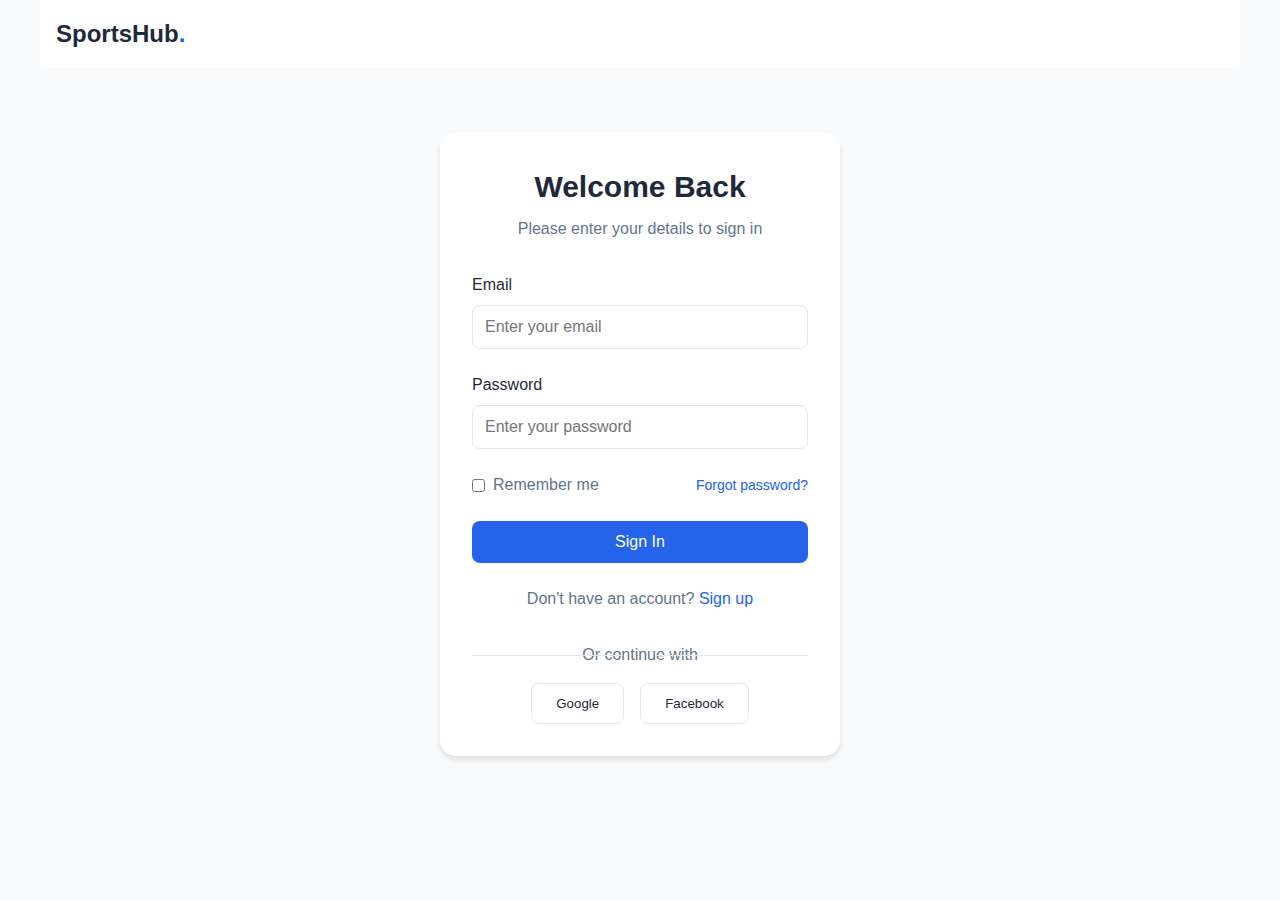
<file: login.html>
<!DOCTYPE html>
<html lang="en">
<head>
    <meta charset="UTF-8">
    <meta name="viewport" content="width=device-width, initial-scale=1.0">
    <title>Login - SportsHub</title>
    <link rel="stylesheet" href="auth.css">
</head>
<body>
    <nav class="nav-container">
        <a href="/index.html" class="logo">SportsHub<span class="logo-dot">.</span></a>
    </nav>

    <div class="auth-container login-container">
        <div class="auth-header">
            <h1>Welcome Back</h1>
            <p>Please enter your details to sign in</p>
        </div>

        <form>
            <div class="form-group">
                <label for="email">Email</label>
                <input type="email" id="email" placeholder="Enter your email" required>
            </div>

            <div class="form-group">
                <label for="password">Password</label>
                <input type="password" id="password" placeholder="Enter your password" required>
            </div>

            <div class="remember-forgot">
                <label class="remember-me">
                    <input type="checkbox">
                    Remember me
                </label>
                <a href="#" class="forgot-password">Forgot password?</a>
            </div>

            <button type="submit" class="auth-button">Sign In</button>
        </form>

        <div class="auth-prompt">
            Don't have an account? <a href="signup.html">Sign up</a>
        </div>

        <div class="social-auth">
            <p>Or continue with</p>
            <div class="social-buttons">
                <button class="social-button">Google</button>
                <button class="social-button">Facebook</button>
            </div>
        </div>
    </div>
</body>
</html>
</file>
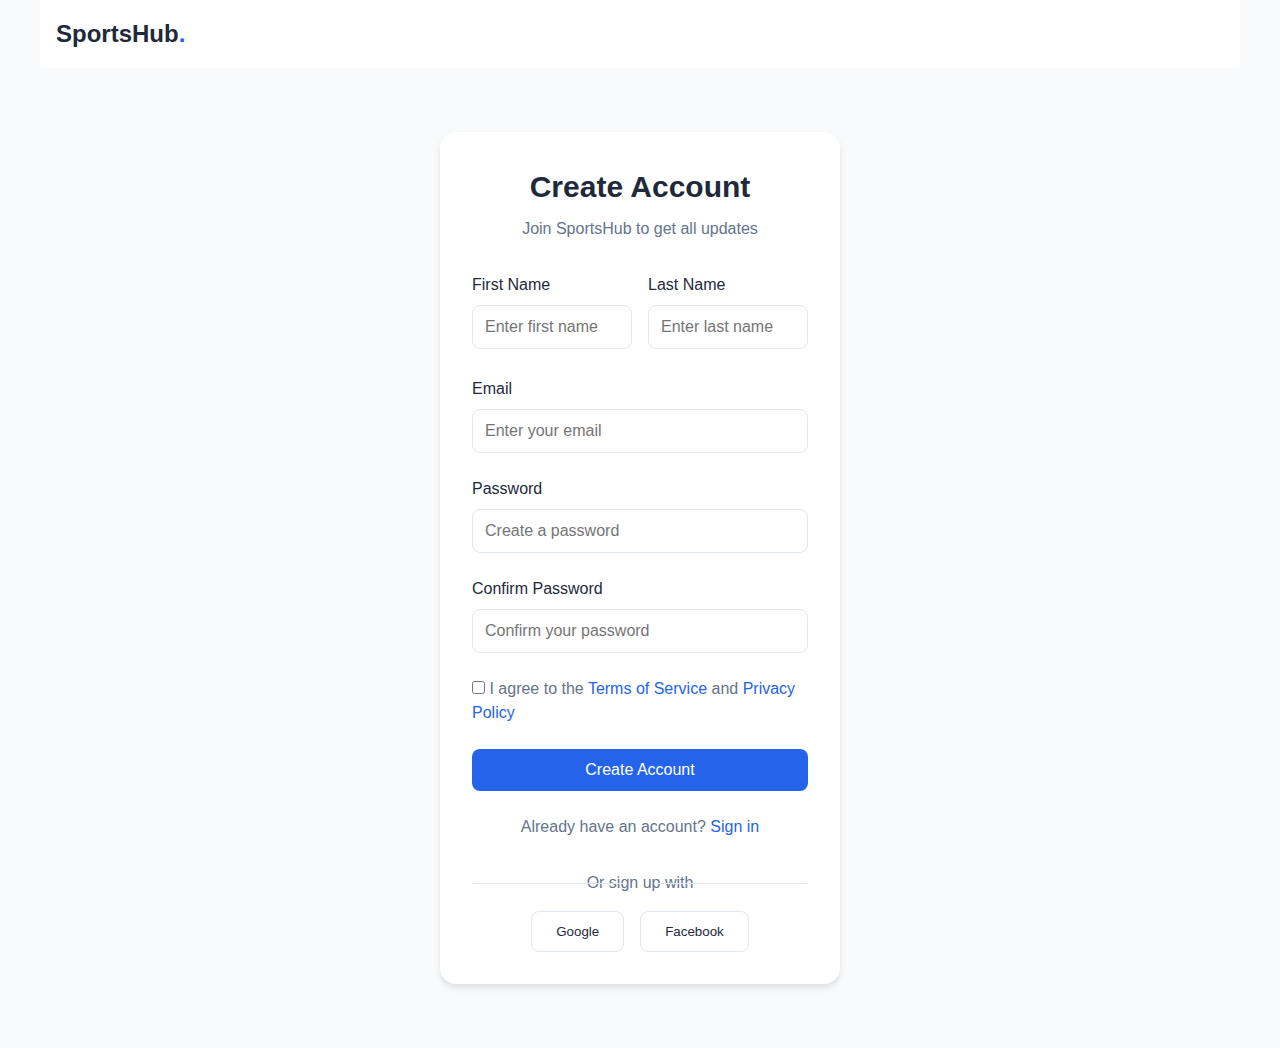
<file: signup.html>
<!DOCTYPE html>
<html lang="en">
<head>
    <meta charset="UTF-8">
    <meta name="viewport" content="width=device-width, initial-scale=1.0">
    <title>Sign Up - SportsHub</title>
    <link rel="stylesheet" href="auth.css">
</head>
<body>
    <nav class="nav-container">
        <a href="index.html" class="logo">SportsHub<span class="logo-dot">.</span></a>
    </nav>

    <div class="auth-container signup-container">
        <div class="auth-header">
            <h1>Create Account</h1>
            <p>Join SportsHub to get all updates</p>
        </div>

        <form id="signupForm">
            <div class="name-fields">
                <div class="form-group">
                    <label for="firstName">First Name</label>
                    <input type="text" id="firstName" placeholder="Enter first name" required>
                    <span class="error-message" id="firstNameError"></span>
                </div>
                <div class="form-group">
                    <label for="lastName">Last Name</label>
                    <input type="text" id="lastName" placeholder="Enter last name" required>
                    <span class="error-message" id="lastNameError"></span>
                </div>
            </div>

            <div class="form-group">
                <label for="email">Email</label>
                <input type="email" id="email" placeholder="Enter your email" required>
                <span class="error-message" id="emailError"></span>
            </div>

            <div class="form-group">
                <label for="password">Password</label>
                <input type="password" id="password" placeholder="Create a password" required>
                <span class="error-message" id="passwordError"></span>
            </div>

            <div class="form-group">
                <label for="confirmPassword">Confirm Password</label>
                <input type="password" id="confirmPassword" placeholder="Confirm your password" required>
                <span class="error-message" id="confirmPasswordError"></span>
            </div>

            <div class="terms">
                <label>
                    <input type="checkbox" required>
                    I agree to the <a href="#">Terms of Service</a> and <a href="#">Privacy Policy</a>
                </label>
            </div>

            <button type="submit" class="auth-button">Create Account</button>
        </form>

        <div class="auth-prompt">
            Already have an account? <a href="login.html">Sign in</a>
        </div>

        <div class="social-auth">
            <p>Or sign up with</p>
            <div class="social-buttons">
                <button class="social-button">Google</button>
                <button class="social-button">Facebook</button>
            </div>
        </div>
    </div>
    <script src="auth.js"></script>
</body>
</html>
</file>
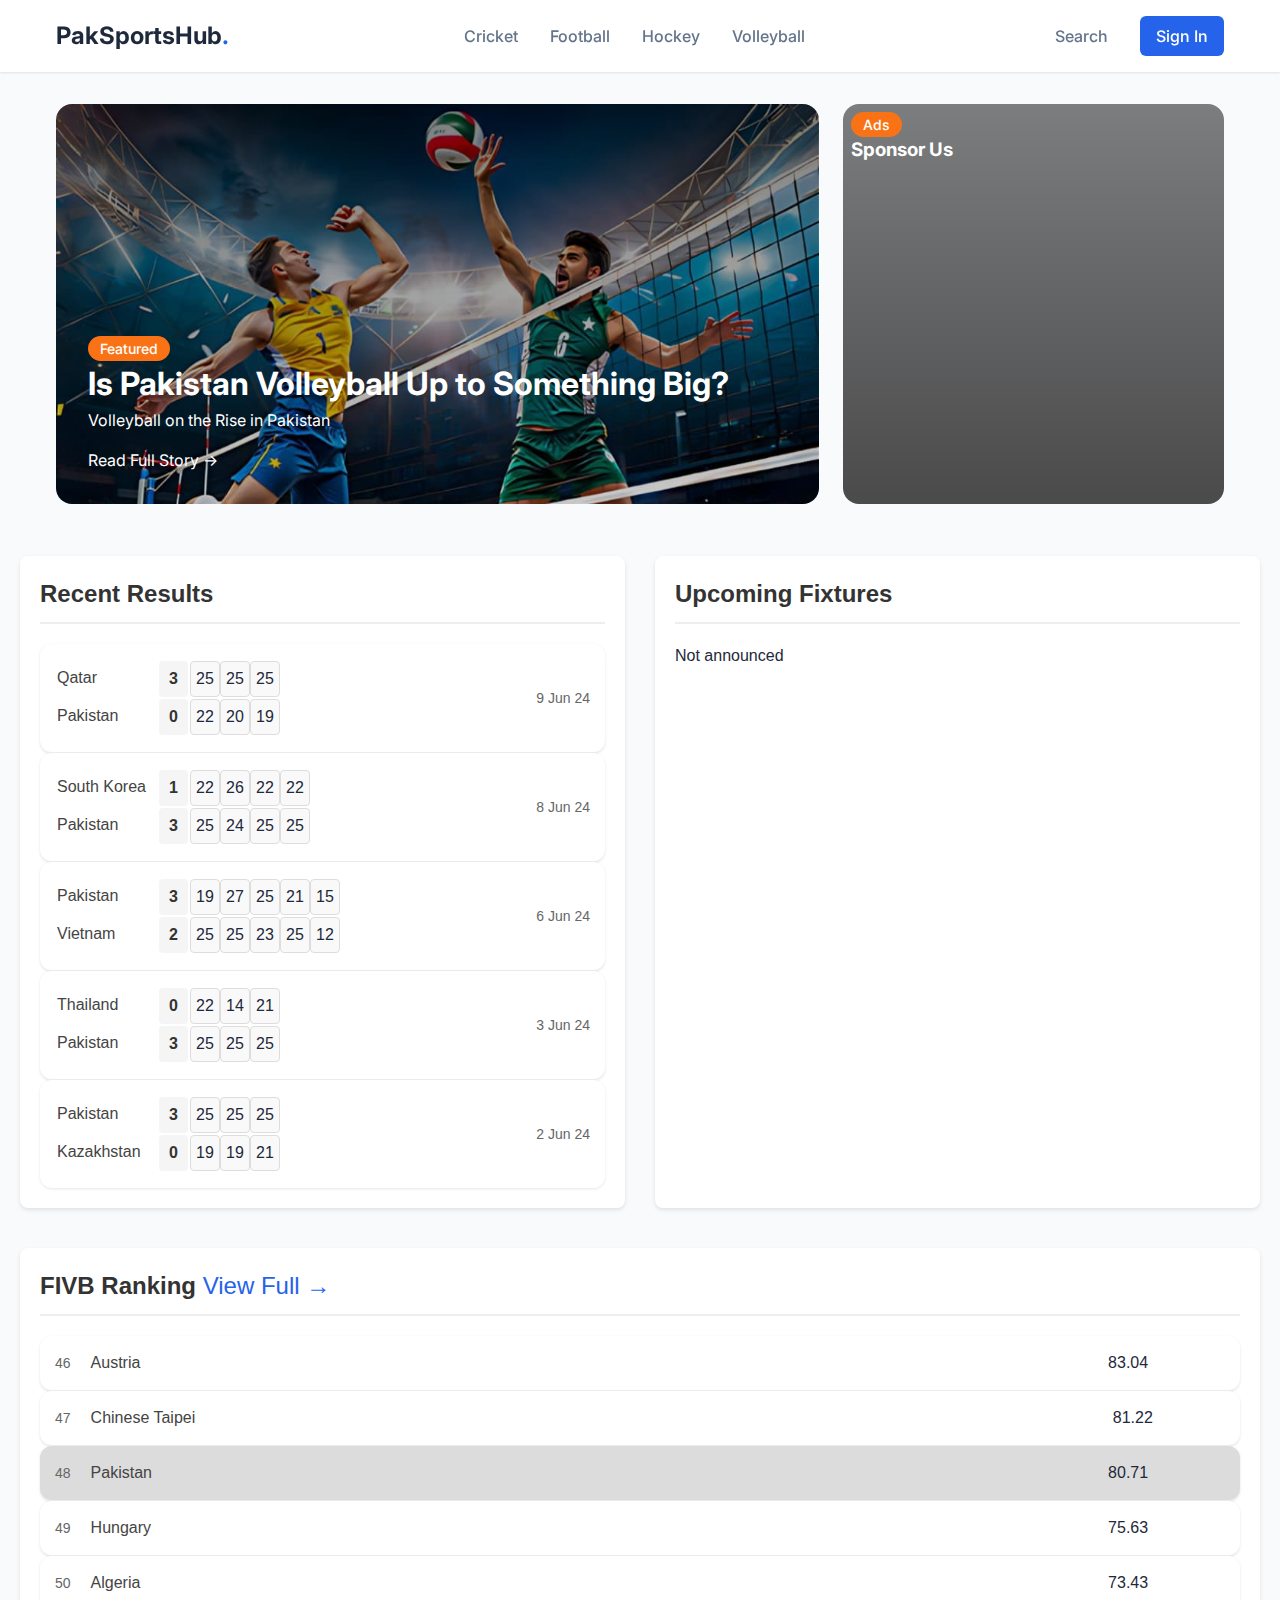
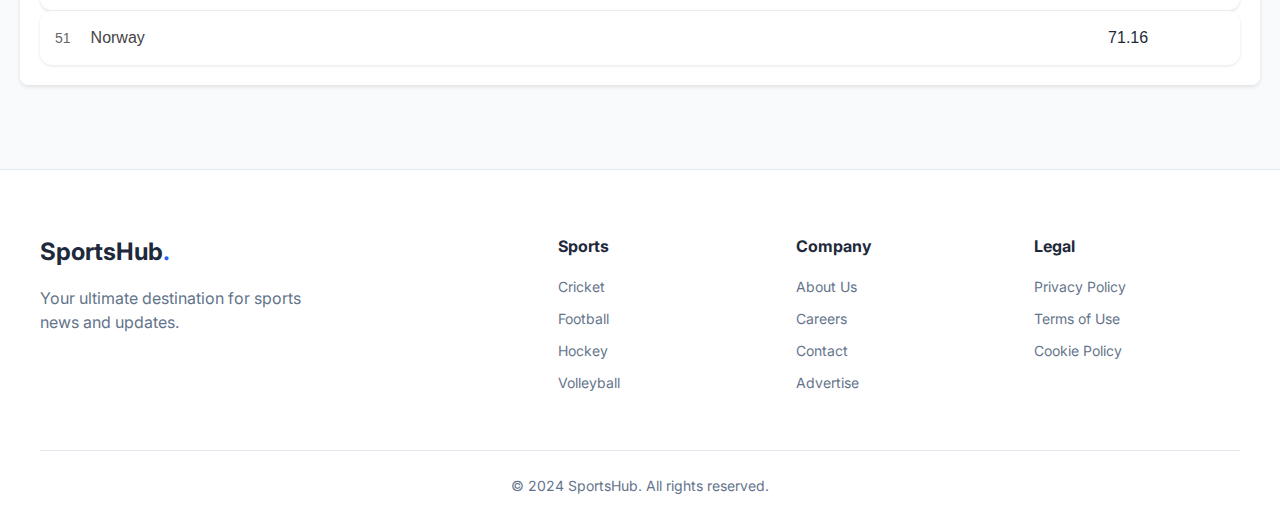
<file: volleyball.html>
<!DOCTYPE html>
<html lang="en">
<head>
    <meta charset="UTF-8">
    <meta name="viewport" content="width=device-width, initial-scale=1.0">
    <title>SportsHub - Your Ultimate Sports Destination</title>
    <link rel="stylesheet" href="styles.css">
    <link rel="stylesheet" href="football.css">

    <!-- Add Google Fonts -->
    <link href="https://fonts.googleapis.com/css2?family=Inter:wght@400;500;600;700&display=swap" rel="stylesheet">
</head>
<body>
    <header>
        <nav class="navbar">
            <div class="nav-container">
                <a href="index.html" class="logo">
                    PakSportsHub<span class="logo-dot">.</span>
                </a>
                <ul class="nav-links">
                    <li><a href="cricket.html">Cricket</a></li>
                    <li><a href="football.html">Football</a></li>
                    <li><a href="hockey.html">Hockey</a></li>
                    <li><a href="volleyball">Volleyball</a></li>
                </ul>
                <div class="nav-buttons">
                    <a href="/search" class="search-btn">Search</a>
                    <a href="login.html" class="login-btn">Sign In</a>
                </div>
            </div>
        </nav>
    </header>

    <main>
        <!-- Hero Section -->
        <section class="hero-section">
            <div class="hero-grid">
                <div class="main-feature3">
                    <div class="feature-content">
                        <span class="feature-tag">Featured</span>
                        <h1>Is Pakistan Volleyball Up to Something Big?</h1>
                        <p>Volleyball on the Rise in Pakistan</p>
                        <a target="_blank" href="https://propakistani.pk/2024/10/29/is-pakistan-volleyball-up-to-something-big/" class="read-more">Read Full Story →</a>
                    </div>
                </div>
                    <div class="feature-card">
                        <span class="feature-tag">Ads</span>
                        <h3>Sponsor Us</h3>
                    </div>
                </div>
            </div>
            
        </section>

        

        <div class="results-fixtures">
            <div class="section-container">
                <!-- Results Section -->
                <div class="section">
                    <h2 class="section-title">Recent Results</h2>
        
                    <div class="match-card result">
                        <table>
                            <tr>
                              <td class="team">
                                 Qatar
                              </td>
                              <td class="score">3</td>
                              <td class="set-score">25</td>
                              <td class="set-score">25</td>
                              <td class="set-score">25</td>
                            </tr>
                            <tr>
                              <td class="team">
                                 Pakistan
                              </td>
                              <td class="score">0</td>
                              <td class="set-score">22</td>
                              <td class="set-score">20</td>
                              <td class="set-score">19</td>
                            </tr>
                          </table>
                          <div class="match-info">9 Jun 24</div>

                    </div>
        
                    <div class="match-card result">
                        <table>
                            <tr>
                              <td class="team">
                                South Korea
                              </td>
                              <td class="score">1</td>
                              <td class="set-score">22</td>
                              <td class="set-score">26</td>
                              <td class="set-score">22</td>
                              <td class="set-score">22</td>
                            </tr>
                            <tr>
                              <td class="team">
                                 Pakistan
                              </td>
                              <td class="score">3</td>
                              <td class="set-score">25</td>
                              <td class="set-score">24</td>
                              <td class="set-score">25</td>
                              <td class="set-score">25</td>

                            </tr>
                          </table>
                          <div class="match-info">8 Jun 24</div>
                    </div>
        
                    <div class="match-card result">
                        <table>
                            <tr>
                              <td class="team">
                                 Pakistan
                              </td>
                              <td class="score">3</td>
                              <td class="set-score">19</td>
                              <td class="set-score">27</td>
                              <td class="set-score">25</td>
                              <td class="set-score">21</td>
                              <td class="set-score">15</td>

                            </tr>
                            <tr>
                              <td class="team">
                                 Vietnam
                              </td>
                              <td class="score">2</td>
                              <td class="set-score">25</td>
                              <td class="set-score">25</td>
                              <td class="set-score">23</td>
                              <td class="set-score">25</td>
                              <td class="set-score">12</td>
                            </tr>
                          </table>
                          <div class="match-info">6 Jun 24</div>
                    </div>
        
                    <div class="match-card result">
                        <table>
                            <tr>
                              <td class="team">
                                 Thailand
                              </td>
                              <td class="score">0</td>
                              <td class="set-score">22</td>
                              <td class="set-score">14</td>
                              <td class="set-score">21</td>
                            </tr>
                            <tr>
                              <td class="team">
                                 Pakistan
                              </td>
                              <td class="score">3</td>
                              <td class="set-score">25</td>
                              <td class="set-score">25</td>
                              <td class="set-score">25</td>
                            </tr>
                          </table>
                          <div class="match-info">3 Jun 24</div>
                    </div>
        
                    <div class="match-card result">
                        <table>
                            <tr>
                              <td class="team">
                                 Pakistan
                              </td>
                              <td class="score">3</td>
                              <td class="set-score">25</td>
                              <td class="set-score">25</td>
                              <td class="set-score">25</td>
                            </tr>
                            <tr>
                              <td class="team">
                                 Kazakhstan
                              </td>
                              <td class="score">0</td>
                              <td class="set-score">19</td>
                              <td class="set-score">19</td>
                              <td class="set-score">21</td>
                            </tr>
                          </table>
                          <div class="match-info">2 Jun 24</div>
                </div>
                </div>
        
        
                <!-- Fixtures Section -->
                <div class="section">
                    <h2 class="section-title">Upcoming Fixtures</h2>
                    <div>Not announced </div>
                    
                    <!--<div class="match-card fixture">
                        <div class="team-names">
                            <span class="team">Liverpool</span>
                            <span class="team">Arsenal</span>
                        </div>
                        <div class="match-info">4 Nov, 17:30</div>
                    </div>
        
                    <div class="match-card fixture">
                        <div class="team-names">
                            <span class="team">Man City</span>
                            <span class="team">Tottenham</span>
                        </div>
                        <div class="match-info">7 Nov, 20:00</div>
                    </div>
        
                    <div class="match-card fixture">
                        <div class="team-names">
                            <span class="team">Newcastle</span>
                            <span class="team">Chelsea</span>
                        </div>
                        <div class="match-info">11 Nov, 15:00</div>
                    </div>
        
                    <div class="match-card fixture">
                        <div class="team-names">
                            <span class="team">Brighton</span>
                            <span class="team">Man United</span>
                        </div>
                        <div class="match-info">14 Nov, 19:45</div>
                    </div>
        
                    <div class="match-card fixture">
                        <div class="team-names">
                            <span class="team">Palace</span>
                            <span class="team">West Ham</span>
                        </div>
                        <div class="match-info">18 Nov, 16:30</div>
                    </div>
        
                    <div class="match-card fixture">
                        <div class="team-names">
                            <span class="team">Everton</span>
                            <span class="team">Aston Villa</span>
                        </div>
                        <div class="match-info">21 Nov, 20:00</div>
                    </div>-->
                </div>
            </div>
        </div>

        <div class="results-fixtures">
            <div class="section-container">
                <!-- Ranking -->
                <div class="section">
                    <h2 class="section-title">FIVB Ranking
                        <a target="_blank" href="https://en.volleyballworld.com/volleyball/world-ranking/men" class="view-all">View Full →</a> 
                    </h2>
                    
                    
                    <div class="match-card result">
                        <div class="match-info">46</div>
                        <div class="team-names">
                            <span class="team">Austria</span>  
                            <span class="points">83.04</span>   
                        </div>
                        
                    </div>
        
                    <div class="match-card result">
                        <div class="match-info">47</div>
                        <div class="team-names">
                            <span class="team">Chinese Taipei</span> 
                            <span class="points">81.22</span>   
                        </div>
                        
                    </div>

                    <div class="match-card result" style="background-color: gainsboro;">
                        <div class="match-info">48</div>
                        <div class="team-names">
                            <span class="team">Pakistan</span> 
                            <span class="points">80.71</span>    
                        </div>
                        
                    </div>
        
                    <div class="match-card result">
                        <div class="match-info">49</div>
                        <div class="team-names">
                            <span class="team">Hungary</span>  
                            <span class="points">75.63</span>   
                        </div>
                        
                    </div>
        
                    <div class="match-card result">
                        <div class="match-info">50</div>
                        <div class="team-names">
                            <span class="team">Algeria</span> 
                            <span class="points">73.43</span>    
                        </div>
                        
                    </div>
        
                    <div class="match-card result">
                        <div class="match-info">51</div>
                        <div class="team-names">
                            <span class="team">Norway</span>  
                            <span class="points">71.16</span>   
                        </div>
                        
                    </div>
                </div>

        
            
    </main>

    <footer class="site-footer">
        <div class="footer-content">
            <div class="footer-brand">
                <h3>SportsHub<span class="logo-dot">.</span></h3>
                <p>Your ultimate destination for sports news and updates.</p>
            </div>
            <div class="footer-links">
                <div class="link-column">
                    <h4>Sports</h4>
                    <ul>
                        <li><a href="cricket.html">Cricket</a></li>
                        <li><a href="football.html">Football</a></li>
                        <li><a href="hockey.html">Hockey</a></li>
                        <li><a href="volleyball.html">Volleyball</a></li>
                    </ul>
                </div>
                <div class="link-column">
                    <h4>Company</h4>
                    <ul>
                        <li><a href="#">About Us</a></li>
                        <li><a href="#">Careers</a></li>
                        <li><a href="#">Contact</a></li>
                        <li><a href="#">Advertise</a></li>
                    </ul>
                </div>
                <div class="link-column">
                    <h4>Legal</h4>
                    <ul>
                        <li><a href="#">Privacy Policy</a></li>
                        <li><a href="#">Terms of Use</a></li>
                        <li><a href="#">Cookie Policy</a></li>
                    </ul>
                </div>
            </div>
        </div>
        <div class="footer-bottom">
            <p>&copy; 2024 SportsHub. All rights reserved.</p>
        </div>
    </footer>
</body>
</html
</file>
<file: styles.css>
/* Modern and Professional CSS Styling */
:root {
    /* Color Palette */
    --primary: #2563eb;
    --primary-dark: #1d4ed8;
    --secondary: #64748b;
    --accent: #f97316;
    --background: #f8fafc;
    --surface: #ffffff;
    --text-primary: #1e293b;
    --text-secondary: #64748b;
    --border: #e2e8f0;
    
    /* Typography */
    --font-family: 'Inter', sans-serif;
}

* {
    margin: 0;
    padding: 0;
    box-sizing: border-box;
}

body {
    font-family: var(--font-family);
    background-color: var(--background);
    color: var(--text-primary);
    line-height: 1.5;
}

/* Navigation Styles */
.navbar {
    background-color: var(--surface);
    box-shadow: 0 1px 2px rgba(0, 0, 0, 0.1);
    position: sticky;
    top: 0;
    z-index: 100;
}

.nav-container {
    max-width: 1200px;
    margin: 0 auto;
    padding: 1rem;
    display: flex;
    justify-content: space-between;
    align-items: center;
}

.logo {
    font-size: 1.5rem;
    font-weight: 700;
    color: var(--text-primary);
    text-decoration: none;
}

.logo-dot {
    color: var(--primary);
}

.nav-links {
    display: flex;
    gap: 2rem;
    list-style: none;
}

.nav-links a {
    color: var(--text-secondary);
    text-decoration: none;
    font-weight: 500;
    transition: color 0.2s;
}

.nav-links a:hover {
    color: var(--primary);
}

.nav-buttons {
    display: flex;
    gap: 1rem;
    align-items: center;
}

.search-btn, .login-btn {
    padding: 0.5rem 1rem;
    border-radius: 0.375rem;
    text-decoration: none;
    font-weight: 500;
}

.search-btn {
    color: var(--text-secondary);
}

.login-btn {
    background-color: var(--primary);
    color: white;
    transition: background-color 0.2s;
}

.login-btn:hover {
    background-color: var(--primary-dark);
}

/* Hero Section */
.hero-section {
    padding: 2rem 1rem;
    max-width: 1200px;
    margin: 0 auto;
}

.hero-grid {
    display: grid;
    grid-template-columns: 2fr 1fr;
    gap: 1.5rem;
}

.main-feature {
    background-image: linear-gradient(rgba(0, 0, 0, 0.5), rgba(0, 0, 0, 0.2)), url('images/homecover1.jpg');
    background-size: cover;
    background-position: center;
    border-radius: 1rem;
    padding: 2rem;
    display: flex;
    align-items: flex-end;
    min-height: 400px;
}
.main-feature1 {
    background-image: linear-gradient(rgba(0, 0, 0, 0.5), rgba(0, 0, 0, 0.2)), url('images/homecover2.jpg');
    background-size: cover;
    background-position: top;
    border-radius: 1rem;
    padding: 2rem;
    display: flex;
    align-items: flex-end;
    min-height: 400px;
}

.main-feature2 {
    background-image: linear-gradient(rgba(0, 0, 0, 0.5), rgba(0, 0, 0, 0.2)), url('images/homecover3.jpg');
    background-size: cover;
    background-position: top;
    border-radius: 1rem;
    padding: 2rem;
    display: flex;
    align-items: flex-end;
    min-height: 400px;
}

.main-feature3 {
    background-image: linear-gradient(rgba(0, 0, 0, 0.5), rgba(0, 0, 0, 0.2)), url('images/homecover4.jpg');
    background-size: cover;
    background-position: top;
    border-radius: 1rem;
    padding: 2rem;
    display: flex;
    align-items: flex-end;
    min-height: 400px;
}

.feature-content {
    color: white;
}

.feature-tag {
    background-color: var(--accent);
    padding: 0.25rem 0.75rem;
    border-radius: 1rem;
    font-size: 0.875rem;
    font-weight: 500;
}

.main-feature h1 {
    margin: 1rem 0;
    font-size: 2rem;
    line-height: 1.2;
}

.read-more {
    color: white;
    text-decoration: none;
    margin-top: 1rem;
    display: inline-block;
}

.secondary-features {
    display: grid;
    gap: 1.5rem;
}

.feature-card {
    background-image: linear-gradient(rgba(0, 0, 0, 0.5), rgba(0, 0, 0, 0.7)), url('');
    background-size: cover;
    background-position: center;
    border-radius: 1rem;
    padding: 0.5rem;
    color: white;
}

/* News Section */
.news-section {
    padding: 2rem 1rem;
    max-width: 1200px;
    margin: 0 auto;
}

.section-header {
    display: flex;
    justify-content: space-between;
    align-items: center;
    margin-bottom: 1.5rem;
}

.section-header h2 {
    font-size: 1.5rem;
    color: var(--text-primary);
}

.view-all {
    color: var(--primary);
    text-decoration: none;
    font-weight: 500;
}
.news-grid {
    display: grid;
    grid-template-columns: repeat(4, 1fr);
    gap: 1.5rem;
}

.news-card {
    background: var(--surface);
    border-radius: 0.75rem;
    overflow: hidden;
    box-shadow: 0 1px 3px rgba(0, 0, 0, 0.1);
    transition: transform 0.2s, box-shadow 0.2s;
}

.news-card:hover {
    transform: translateY(-4px);
    box-shadow: 0 4px 6px rgba(0, 0, 0, 0.1);
}

.news-image {
    height: 200px;
    background-size: cover;
    background-position: center;
}

.news-image.cricket {
    background-image: url('images/pakaus.jpeg');
}

.news-image.football {
    background-image: url('images/constantine.jpeg');
}

.news-image.hockey {
    background-image: url('/api/placeholder/400/200');
}

.news-image.volleyball {
    background-image: url('/api/placeholder/400/200');
}

.news-content {
    padding: 1rem;
}

.sport-tag {
    display: inline-block;
    padding: 0.25rem 0.75rem;
    background-color: var(--primary);
    color: white;
    border-radius: 1rem;
    font-size: 0.75rem;
    font-weight: 500;
    margin-bottom: 0.75rem;
}

.news-content h3 {
    font-size: 1.125rem;
    margin-bottom: 0.5rem;
    color: var(--text-primary);
    line-height: 1.4;
}

.news-content p {
    color: var(--text-secondary);
    font-size: 0.875rem;
    margin-bottom: 1rem;
}

.news-content time {
    color: var(--text-secondary);
    font-size: 0.75rem;
}

/* Matches Section */
.matches-section {
    padding: 2rem 1rem;
    max-width: 1200px;
    margin: 0 auto;
}

.matches-grid {
    display: grid;
    grid-template-columns: repeat(4, 1fr);
    gap: 1.5rem;
}

.match-card {
    background: var(--surface);
    border-radius: 0.75rem;
    padding: 1.5rem;
    box-shadow: 0 1px 3px rgba(0, 0, 0, 0.1);
}

.match-header {
    display: flex;
    justify-content: space-between;
    align-items: center;
    margin-bottom: 1rem;
}

.match-date {
    color: var(--text-secondary);
    font-size: 0.875rem;
}

.teams {
    display: flex;
    align-items: center;
    justify-content: space-between;
    margin: 1.5rem 0;
}

.team {
    display: flex;
    flex-direction: column;
    gap: 0.5rem;
}

.team-flag {
    width: 32px;
    height: 32px;
    border-radius: 50%;
    object-fit: cover;
}

.team span {
    font-size: 0.875rem;
    font-weight: 500;
}

.vs {
    color: var(--text-secondary);
    font-weight: 500;
}

.match-footer {
    display: flex;
    justify-content: space-between;
    align-items: center;
    margin-top: 1rem;
}

.match-time {
    color: var(--text-secondary);
    font-size: 0.875rem;
}

.reminder-btn {
    padding: 0.5rem 1rem;
    background-color: var(--primary);
    color: white;
    border-radius: 0.375rem;
    text-decoration: none;
    font-size: 0.875rem;
    font-weight: 500;
    transition: background-color 0.2s;
}

.reminder-btn:hover {
    background-color: var(--primary-dark);
}

/* Footer Styles */
.site-footer {
    background-color: var(--surface);
    padding: 4rem 1rem 1rem;
    margin-top: 4rem;
    border-top: 1px solid var(--border);
}

.footer-content {
    max-width: 1200px;
    margin: 0 auto;
    display: grid;
    grid-template-columns: 2fr 3fr;
    gap: 4rem;
    margin-bottom: 3rem;
}

.footer-brand h3 {
    font-size: 1.5rem;
    margin-bottom: 1rem;
}

.footer-brand p {
    color: var(--text-secondary);
    max-width: 300px;
}

.footer-links {
    display: grid;
    grid-template-columns: repeat(3, 1fr);
    gap: 2rem;
}

.link-column h4 {
    color: var(--text-primary);
    font-size: 1rem;
    margin-bottom: 1rem;
}

.link-column ul {
    list-style: none;
}

.link-column ul li {
    margin-bottom: 0.5rem;
}

.link-column ul a {
    color: var(--text-secondary);
    text-decoration: none;
    font-size: 0.875rem;
    transition: color 0.2s;
}

.link-column ul a:hover {
    color: var(--primary);
}

.footer-bottom {
    max-width: 1200px;
    margin: 0 auto;
    padding-top: 1.5rem;
    border-top: 1px solid var(--border);
    text-align: center;
}

.footer-bottom p {
    color: var(--text-secondary);
    font-size: 0.875rem;
}

/* Responsive Design */
@media (max-width: 1024px) {
    .hero-grid {
        grid-template-columns: 1fr;
    }
    
    .news-grid,
    .matches-grid {
        grid-template-columns: repeat(2, 1fr);
    }
    
    .footer-content {
        grid-template-columns: 1fr;
        gap: 2rem;
    }
}

@media (max-width: 768px) {
    .nav-links {
        display: none;
    }
    
    .news-grid,
    .matches-grid {
        grid-template-columns: 1fr;
    }
    
    .footer-links {
        grid-template-columns: 1fr;
    }
}

/* Animations */
@keyframes fadeIn {
    from {
        opacity: 0;
        transform: translateY(10px);
    }
    to {
        opacity: 1;
        transform: translateY(0);
    }
}

.news-card,
.match-card {
    animation: fadeIn 0.3s ease-out;
}
</file>
<file: cricket.css>
.cricket-rankings {
    max-width: 1200px;
    margin: 0 auto;
    padding: 20px;
    font-family: 'Arial', sans-serif;
}

.cricket-title {
    color: #333;
    font-size: 24px;
    margin-bottom: 20px;
    padding-bottom: 10px;
    border-bottom: 2px solid #eee;
    text-align: center;
}

.cricket-container {
    display: flex;
    gap: 30px;
    justify-content: center;
    flex-wrap: wrap;
}

.cricket-section {
    flex: 1;
    min-width: 300px;
    background: #fff;
    border-radius: 8px;
    box-shadow: 0 2px 4px rgba(0, 0, 0, 0.1);
    padding: 20px;
    text-align: center;
}

.cricket-section-title {
    color: #333;
    font-size: 20px;
    margin-bottom: 15px;
    padding-bottom: 10px;
    border-bottom: 1px solid #ddd;
}

.cricket-card {
    padding: 15px;
    border-bottom: 1px solid #eee;
    display: flex;
    align-items: center;
    justify-content: space-between;
}

.cricket-card:last-child {
    border-bottom: none;
}

.cricket-team-names {
    display: flex;
    align-items: center;
    gap: 10px;
    flex: 1;
}

.cricket-team {
    font-weight: 500;
    color: #444;
}

.cricket-rating {
    font-weight: bold;
    color: #333;
    padding: 0 15px;
}

.cricket-info {
    color: #666;
    font-size: 14px;
    text-align: right;
    min-width: 100px;
}

.section-container
{
    display: flex;

}

.results-fixtures {
    max-width: 1200px;
    margin: 0 auto;
    padding: 20px;
    font-family: 'Arial', sans-serif;
}

.section-container {
    display: flex;
    gap: 30px;
    justify-content: center;
    flex-wrap: wrap;

}

.section {
    flex: 1;
    min-width: 300px;
    background: #fff;
    border-radius: 8px;
    box-shadow: 0 2px 4px rgba(0, 0, 0, 0.1);
    padding: 20px;
    justify-content: center;
}

.section-title {
    color: #333;
    font-size: 24px;
    margin-bottom: 20px;
    padding-bottom: 10px;
    border-bottom: 2px solid #eee;
}

.match-card {
    padding: 15px;
    border-bottom: 1px solid #eee;
    display: flex;
    align-items: center;
}

.match-card:last-child {
    border-bottom: none;
}

.team-names {
    display: block;
    gap: 10px;
    flex: 1;
}

.team {
    font-weight: 500;
    color: #444;
    min-width: 150px;
}

.score {
    font-weight: bold;
    color: #333;
    padding: 0 15px;
}

.match-info {
    color: #666;
    font-size: 14px;
    text-align: right;
    min-width: 100px;
}

.fixture .match-info {
    color: #2196F3;
}

.result .score {
    background: #f5f5f5;
    padding: 5px 10px;
    border-radius: 4px;
}

#pak{
    background-color: #bbb;
}

.head
{
    padding: 15px;
    display: flex;
    align-items: center;
    justify-content: space-between;
}

.rating{
    color: #666;
    font-size: 14px;
    text-align: right;
    min-width: 100px;
}
</file>
<file: football.css>
.results-fixtures {
    margin: 0 auto;
    padding: 20px;
    font-family: 'Arial', sans-serif;
}

.section-container {
    display: flex;
    gap: 30px;
    justify-content: center;
    flex-wrap: wrap;

}

.section {
    flex: 1;
    min-width: 300px;
    background: #fff;
    border-radius: 8px;
    box-shadow: 0 2px 4px rgba(0, 0, 0, 0.1);
    padding: 20px;
    justify-content: center;
}

.section-title {
    color: #333;
    font-size: 24px;
    margin-bottom: 20px;
    padding-bottom: 10px;
    border-bottom: 2px solid #eee;
}

.match-card {
    padding: 15px;
    border-bottom: 1px solid #eee;
    display: flex;
    align-items: center;
    justify-content: space-between;
}

.match-card:last-child {
    border-bottom: none;
}

.team-names {
    display: flex;
    align-items: center;
    gap: 10px;
    flex: 1;
    margin-left: 20px;
}

.team {
    font-weight: 500;
    color: #444;
    min-width: 100px;
}

.score {
    font-weight: bold;
    color: #333;
    padding: 0 15px;
}

.match-info {
    color: #666;
    font-size: 14px;
    text-align: right;
}

.fixture .match-info {
    color: #2196F3;
}

.result .score {
  
    background: #f5f5f5;
    padding: 5px 10px;
    border-radius: 4px;
}
.pakloss,.pakwin
{
  margin-right: 30px;
  
    padding: 5px 10px;
    border-radius: 4px;
    color: white;
    font-family: Georgia, 'Times New Roman', Times, serif;

}
.pakloss
{
  background-color:rgba(247, 9, 9, 0.911);

}
.pakwin
{
background-color:rgba(9, 247, 9, 0.911);
}


.points
{
    margin-left: 80%;

}

.volleyball-scorecard {
    width: 100%;
    max-width: 350px;
    margin: 10px auto;
    border: 1px solid #ddd;
    border-radius: 5px;
    overflow: hidden;
    font-family: Arial, sans-serif;
    font-size: 12px; /* Smaller text size */
  }
  
  .volleyball-scorecard table {
    width: 100%;
    border-collapse: collapse;
  }
  
  .volleyball-scorecard td {
    text-align: center;
    padding: 5px; /* Reduced padding */
    border-bottom: 1px solid #ddd;
  }
  
  .volleyball-scorecard .team {
    text-align: left;
    display: flex;
    align-items: center;
    gap: 5px; /* Smaller gap between flag and text */
    padding-left: 5px; /* Reduced padding */
  }
  
  .volleyball-scorecard .flag {
    width: 15px; /* Smaller flag size */
    height: 10px;
    border: 1px solid #ccc;
  }
  
  .volleyball-scorecard .score {
    font-size: 1em; /* Smaller score font */
    font-weight: bold;
    color: #333;
  }
  
  .volleyball-scorecard  {
    color: #555;
    font-size: 0.9em; /* Smaller font for set scores */
  }

  .set-score {
    border: 1px solid #ddd; /* Box border */
    border-radius: 4px; /* Rounded corners */
    padding: 5px; /* Space inside the box */
    text-align: center; /* Center the text */
    display: inline-block; /* Make it behave like a box */
    min-width: 30px; /* Minimum width for uniformity */
    background-color: #f9f9f9; /* Light background for contrast */
    font-weight: lighter; /* Make the text stand out */
  }
  
  
  .home-win{
    background-color: green;
  }
</file>
<file: auth.css>
/* auth.css */
:root {
    --primary: #2563eb;
    --primary-dark: #1d4ed8;
    --secondary: #64748b;
    --accent: #f97316;
    --background: #f8fafc;
    --surface: #ffffff;
    --text-primary: #1e293b;
    --text-secondary: #64748b;
    --border: #e2e8f0;
    --font-family: 'Inter', sans-serif;
}

* {
    margin: 0;
    padding: 0;
    box-sizing: border-box;
}

body {
    font-family: var(--font-family);
    background-color: var(--background);
    color: var(--text-primary);
    line-height: 1.5;
}

/* Navigation */
.nav-container {
    max-width: 1200px;
    margin: 0 auto;
    padding: 1rem;
    display: flex;
    justify-content: space-between;
    align-items: center;
    background-color: var(--surface);
}

.logo {
    font-size: 1.5rem;
    font-weight: 700;
    color: var(--text-primary);
    text-decoration: none;
}

.logo-dot {
    color: var(--primary);
}

/* Auth Container */
.auth-container {
    max-width: 400px;
    margin: 4rem auto;
    padding: 2rem;
    background-color: var(--surface);
    border-radius: 1rem;
    box-shadow: 0 4px 6px rgba(0, 0, 0, 0.1);
}

.auth-header {
    text-align: center;
    margin-bottom: 2rem;
}

.auth-header h1 {
    font-size: 1.875rem;
    color: var(--text-primary);
    margin-bottom: 0.5rem;
}

.auth-header p {
    color: var(--text-secondary);
}

/* Form Elements */
.form-group {
    margin-bottom: 1.5rem;
}

.form-group label {
    display: block;
    margin-bottom: 0.5rem;
    color: var(--text-primary);
    font-weight: 500;
}

.form-group input {
    width: 100%;
    padding: 0.75rem;
    border: 1px solid var(--border);
    border-radius: 0.5rem;
    font-size: 1rem;
    transition: border-color 0.2s;
}

.form-group input:focus {
    outline: none;
    border-color: var(--primary);
}

/* Login Specific */
.remember-forgot {
    display: flex;
    justify-content: space-between;
    align-items: center;
    margin-bottom: 1.5rem;
}

.remember-me {
    display: flex;
    align-items: center;
    gap: 0.5rem;
    color: var(--text-secondary);
}

.forgot-password {
    color: var(--primary);
    text-decoration: none;
    font-size: 0.875rem;
}

/* Signup Specific */
.name-fields {
    display: grid;
    grid-template-columns: 1fr 1fr;
    gap: 1rem;
}

.terms {
    margin-bottom: 1.5rem;
    color: var(--text-secondary);
}

.terms a {
    color: var(--primary);
    text-decoration: none;
}

/* Auth Button */
.auth-button {
    width: 100%;
    padding: 0.75rem;
    background-color: var(--primary);
    color: white;
    border: none;
    border-radius: 0.5rem;
    font-size: 1rem;
    font-weight: 500;
    cursor: pointer;
    transition: background-color 0.2s;
}

.auth-button:hover {
    background-color: var(--primary-dark);
}

/* Auth Prompt */
.auth-prompt {
    text-align: center;
    margin-top: 1.5rem;
    color: var(--text-secondary);
}

.auth-prompt a {
    color: var(--primary);
    text-decoration: none;
    font-weight: 500;
}

/* Social Auth */
.social-auth {
    margin-top: 2rem;
    text-align: center;
}

.social-auth p {
    color: var(--text-secondary);
    margin-bottom: 1rem;
    position: relative;
}

.social-auth p::before,
.social-auth p::after {
    content: "";
    position: absolute;
    top: 50%;
    width: 45%;
    height: 1px;
    background-color: var(--border);
}

.social-auth p::before {
    left: 0;
}

.social-auth p::after {
    right: 0;
}

.social-buttons {
    display: flex;
    gap: 1rem;
    justify-content: center;
}

.social-button {
    padding: 0.75rem 1.5rem;
    border: 1px solid var(--border);
    border-radius: 0.5rem;
    background-color: var(--surface);
    color: var(--text-primary);
    font-weight: 500;
    cursor: pointer;
    transition: background-color 0.2s;
}

.social-button:hover {
    background-color: var(--background);
}

/* Responsive Design */
@media (max-width: 480px) {
    .auth-container {
        margin: 2rem 1rem;
        padding: 1.5rem;
    }

    .name-fields {
        grid-template-columns: 1fr;
    }
}

/* Error Message Styling */
.error-message {
    color: #e53e3e; /* Red color for error text */
    font-size: 0.875rem;
    margin-top: 0.25rem;
    display: block;
}
</file>
